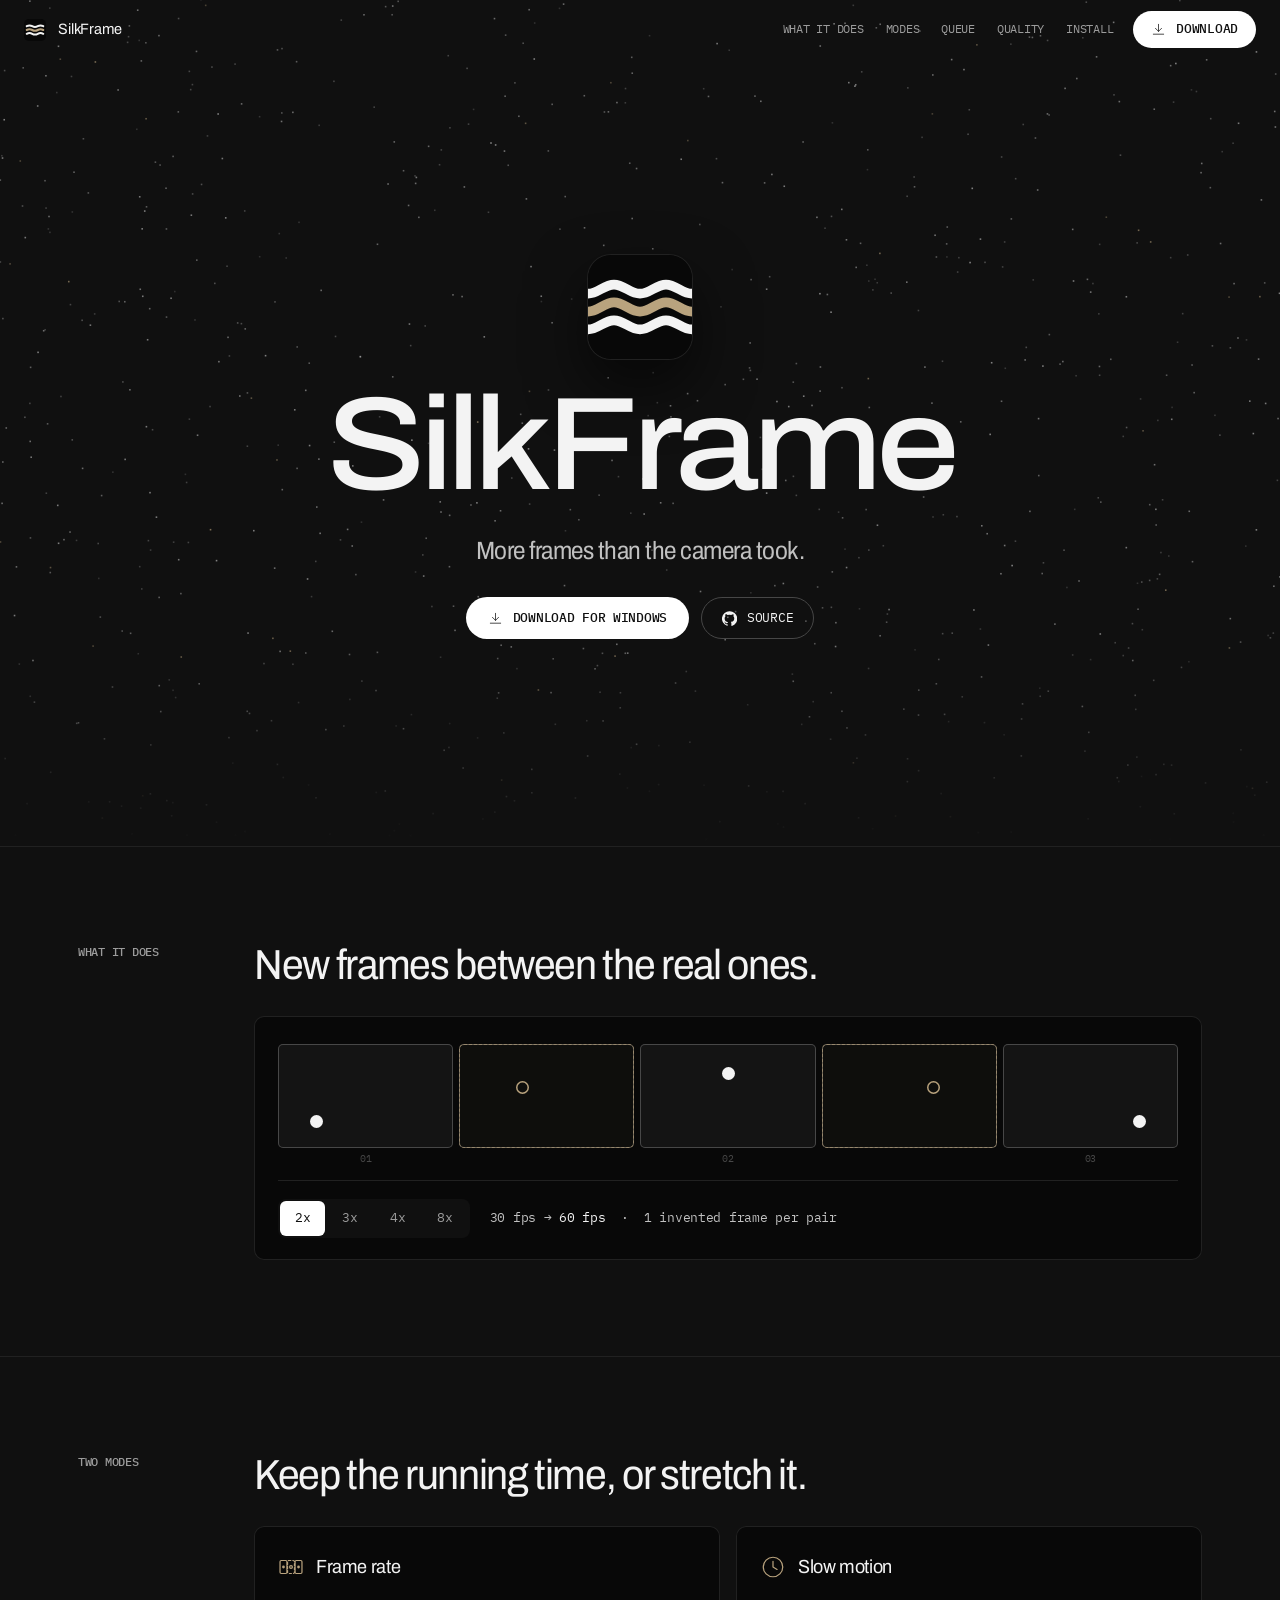
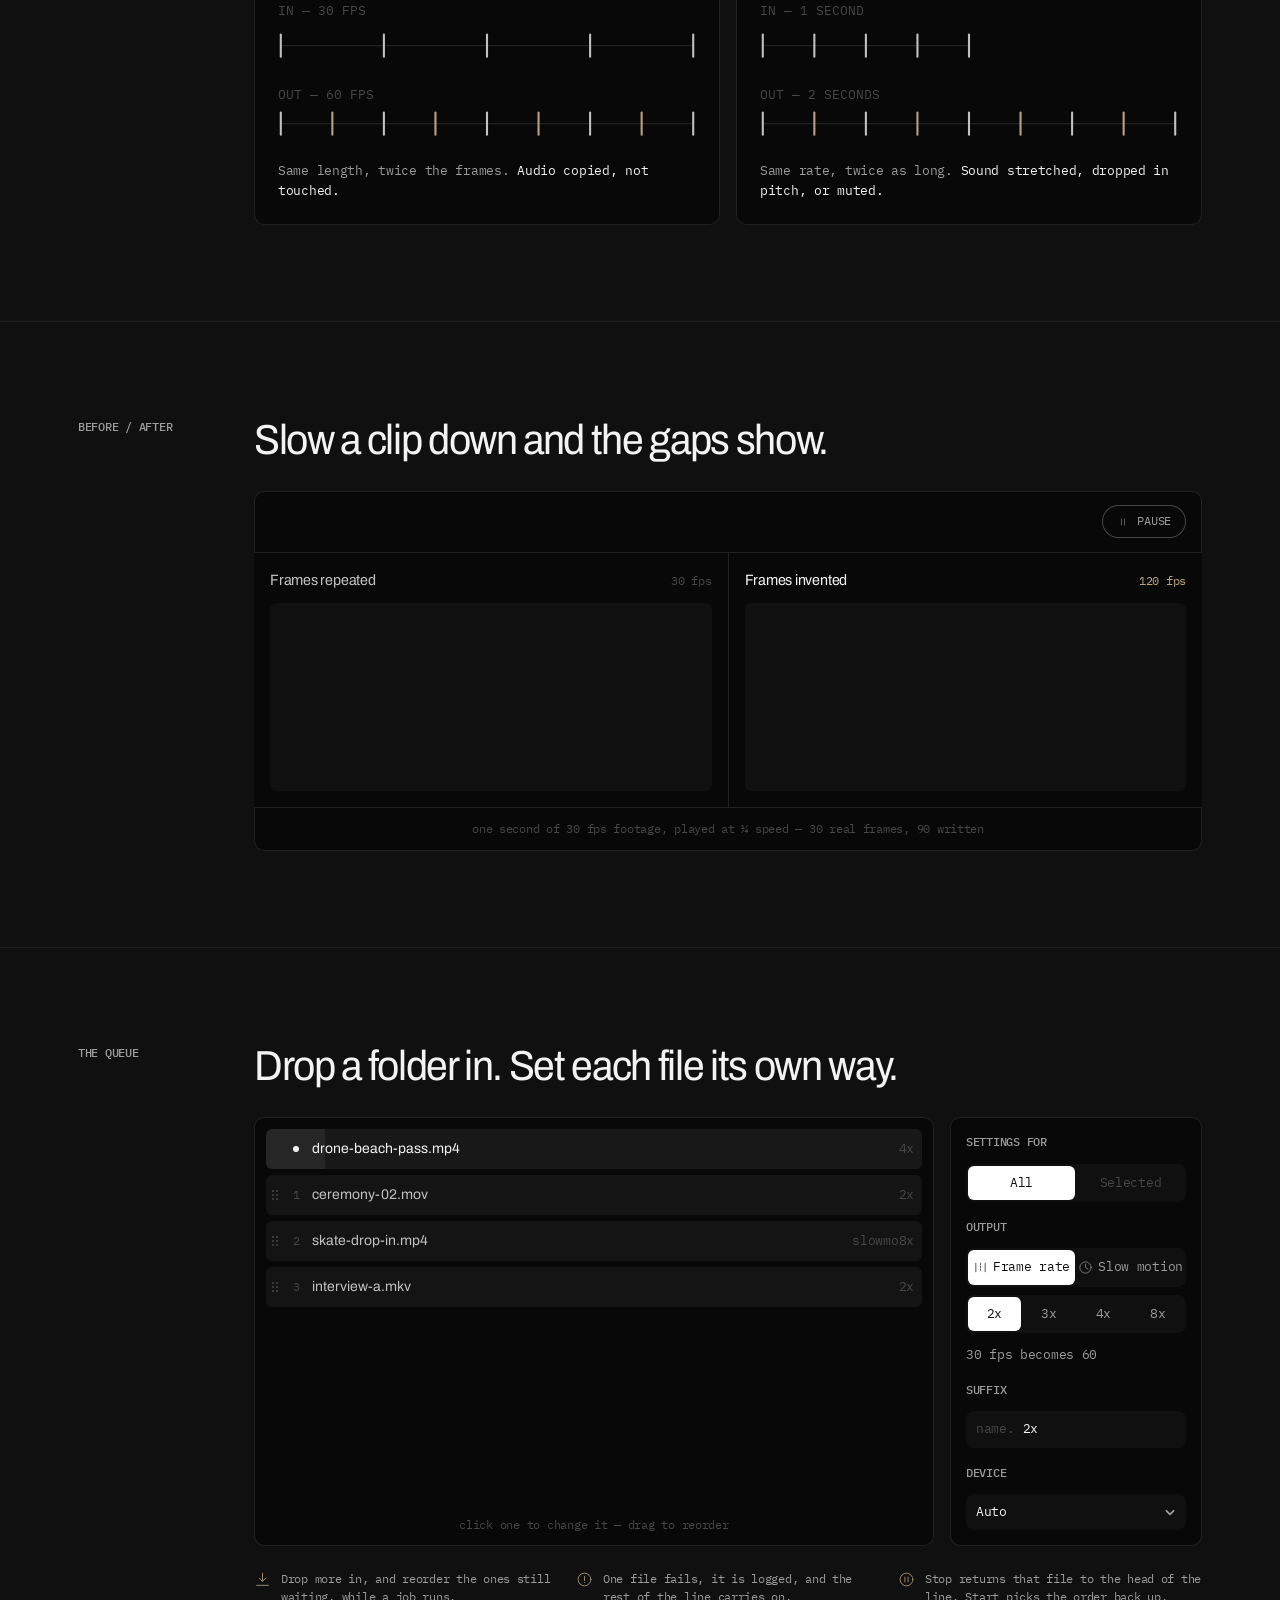
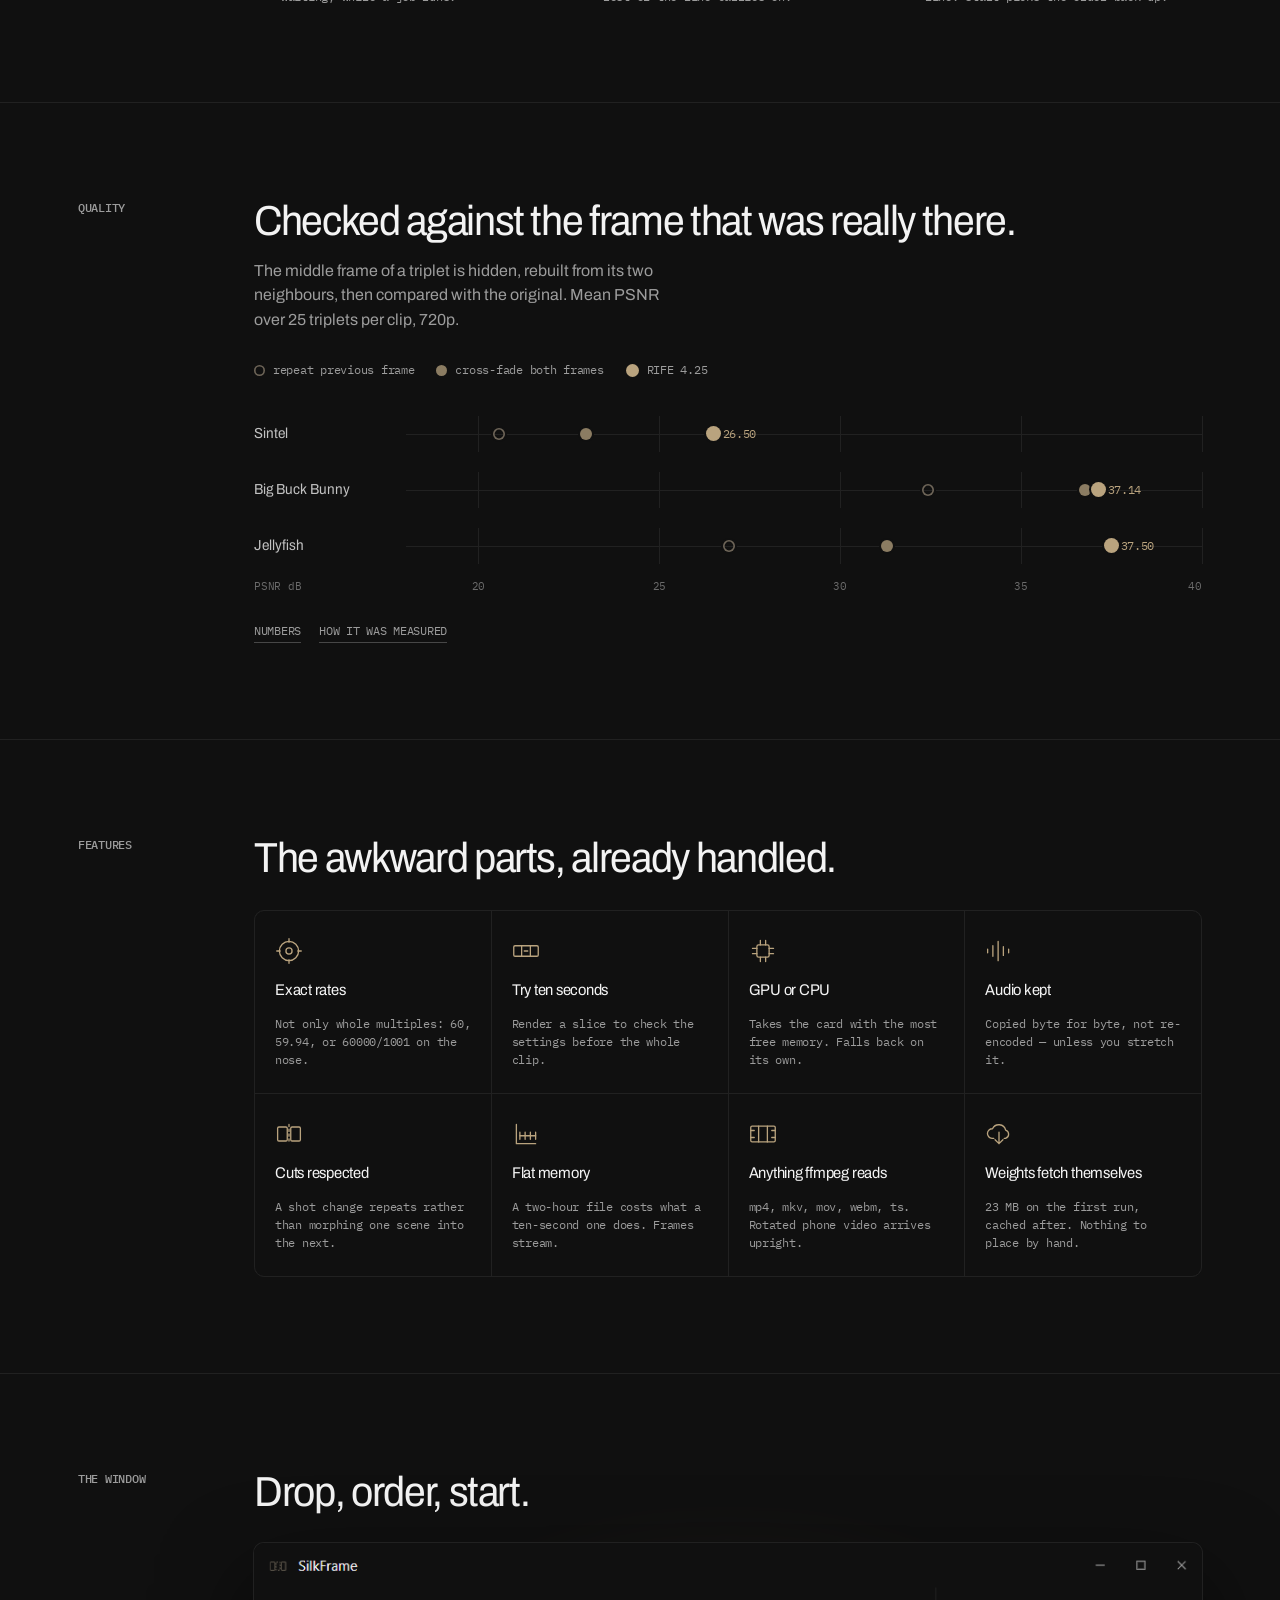
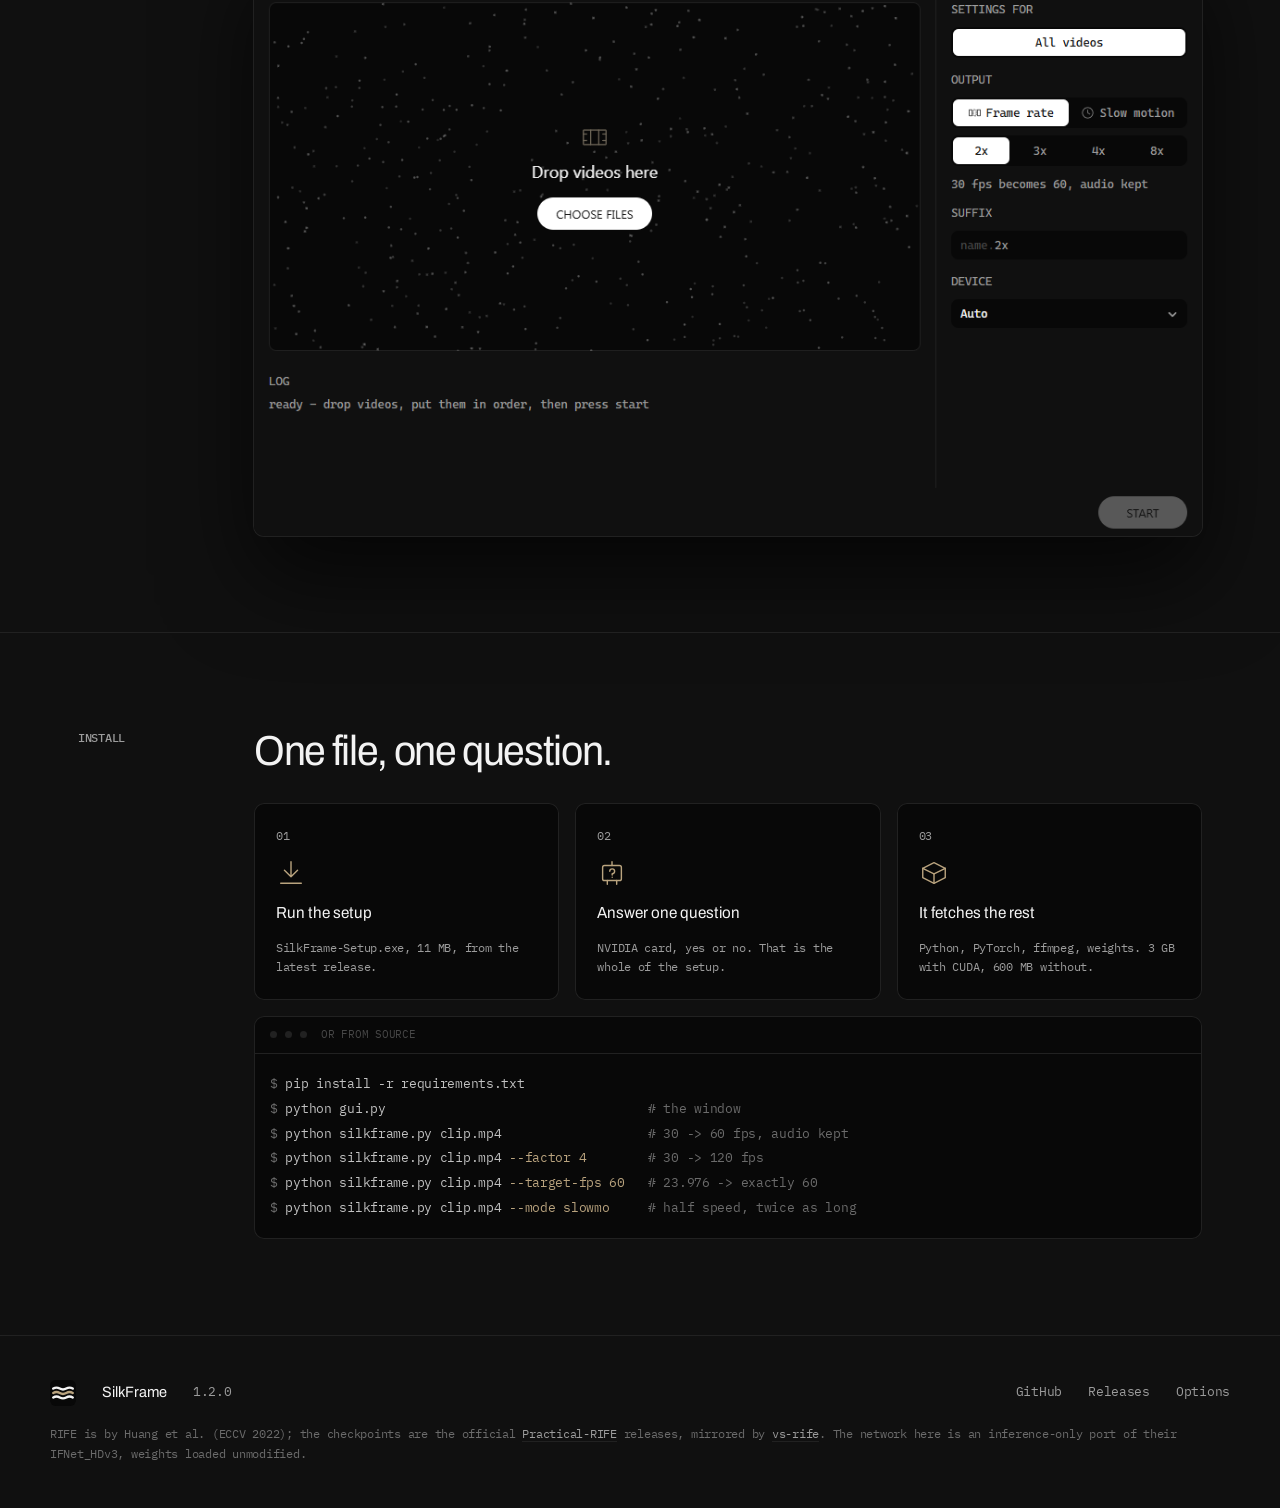
<file: docs/index.html>
<!doctype html>
<html lang="en">
<head>
<meta charset="utf-8">
<meta name="viewport" content="width=device-width, initial-scale=1">
<title>SilkFrame</title>
<meta name="description" content="SilkFrame multiplies the frames of any video by synthesising new frames between the pairs of existing ones, using RIFE v4.25. Windows app and command line.">
<link rel="icon" type="image/png" sizes="256x256" href="icon.png">
<link rel="apple-touch-icon" href="icon.png">
<meta property="og:title" content="SilkFrame">
<meta property="og:description" content="More frames than the camera took.">
<meta property="og:image" content="screenshot.png">
<meta name="theme-color" content="#101010">
<link rel="preconnect" href="https://fonts.googleapis.com">
<link rel="preconnect" href="https://fonts.gstatic.com" crossorigin>
<link rel="stylesheet" href="https://fonts.googleapis.com/css2?family=Archivo:wdth,wght@62..125,300..700&family=IBM+Plex+Mono:wght@400;500&display=swap">
<style>
/* SilkFrame - the same blueprint scratched into obsidian that the window wears:
   one palette, hairline strokes, weight 400, and a single gold band. */

:root{
  color-scheme:dark;

  --obsidian:#101010;
  --carbon:#080808;
  --graphite:#212121;
  --iron:#474747;
  --slate:#3b3d45;
  --smoke:#9c9c9c;
  --ash:#c1c1c1;
  --chalk:#f3f3f3;
  --white:#ffffff;
  --gold:#b9a37e;
  --gold-deep:#6f6759;
  --dust:#6b6b6b;        /* iron is too dark to read on obsidian at 11-12px */

  /* Archivo carries a width axis, so the wordmark can be set wide and the
     running text normal without a second family being dragged in. */
  --sans:"Archivo","Segoe UI Variable Text","Segoe UI",system-ui,-apple-system,sans-serif;
  --mono:"IBM Plex Mono","Cascadia Mono",Consolas,ui-monospace,monospace;

  --edge:1px solid var(--graphite);
  --page:1180px;
}

*{box-sizing:border-box;margin:0;padding:0}

[hidden]{display:none !important}

html{scroll-behavior:smooth;scroll-padding-top:76px}

body{
  background:var(--obsidian);
  color:var(--chalk);
  font-family:var(--sans);
  font-variation-settings:"wdth" 100;
  font-weight:400;
  font-size:17px;
  line-height:1.55;
  -webkit-font-smoothing:antialiased;
  overflow-x:hidden;
}

a{color:inherit;text-decoration:none}
svg{display:block}
button{font:inherit;color:inherit;background:none;border:none;cursor:pointer}

::selection{background:var(--gold);color:var(--carbon)}

:focus-visible{outline:1px solid var(--ash);outline-offset:3px;border-radius:2px}

/* ------------------------------------------------------------- primitives */

.cap{
  font-family:var(--mono);
  font-size:12px;
  font-weight:500;
  letter-spacing:-0.022em;
  text-transform:uppercase;
  color:var(--smoke);
}

.mono{
  font-family:var(--mono);
  font-size:13px;
  letter-spacing:-0.022em;
  color:var(--smoke);
}

.h{
  font-size:clamp(27px,3.6vw,42px);
  font-weight:400;
  font-variation-settings:"wdth" 92;
  letter-spacing:-0.032em;
  line-height:1.08;
  text-wrap:balance;
  color:var(--chalk);
}

.sub{
  margin-top:14px;
  max-width:46ch;
  color:var(--smoke);
  font-size:16px;
}

.gold{color:var(--gold)}

.icon{
  fill:none;
  stroke:currentColor;
  stroke-width:1.5;
  stroke-linecap:round;
  stroke-linejoin:round;
}

.pill{
  display:inline-flex;align-items:center;gap:10px;
  background:var(--white);color:var(--obsidian);
  border-radius:9999px;padding:11px 22px;
  font-family:var(--mono);font-size:13px;font-weight:500;
  letter-spacing:-0.022em;text-transform:uppercase;
  transition:opacity 120ms linear,transform 160ms cubic-bezier(.2,.8,.2,1);
}
.pill:hover{opacity:.86;transform:translateY(-1px)}
.pill .icon{stroke-width:1.6;width:15px;height:15px}

.ghost{
  display:inline-flex;align-items:center;gap:10px;
  border:1px solid var(--iron);color:var(--chalk);
  border-radius:9999px;padding:10px 20px;
  font-family:var(--mono);font-size:13px;
  letter-spacing:-0.022em;text-transform:uppercase;
  transition:border-color 120ms linear,color 120ms linear;
}
.ghost:hover{border-color:var(--chalk);color:var(--white)}
.ghost .icon{width:15px;height:15px}

/* ------------------------------------------------------------------ chrome */

.top{
  position:fixed;inset:0 0 auto 0;z-index:20;
  height:60px;display:flex;align-items:center;gap:12px;
  padding:0 24px;
  border-bottom:1px solid transparent;
  transition:background 200ms linear,border-color 200ms linear;
}
.top[data-stuck="true"]{
  background:rgba(16,16,16,.86);
  backdrop-filter:blur(14px);
  border-bottom-color:var(--graphite);
}
.top__mark{width:22px;height:22px;flex:none}
.top__name{font-size:15px;font-variation-settings:"wdth" 96;letter-spacing:-.01em}
.top__spacer{flex:1}
.top__nav{display:flex;gap:22px;margin-right:8px}
.top__nav a{font-family:var(--mono);font-size:12px;letter-spacing:-.022em;text-transform:uppercase;color:var(--smoke);transition:color 120ms linear}
.top__nav a:hover{color:var(--chalk)}
.top .pill{padding:8px 18px}
@media(max-width:760px){.top__nav{display:none}}

/* ------------------------------------------------------------------- bands */

.band{border-top:var(--edge);position:relative}

.band__in{
  max-width:var(--page);margin:0 auto;
  padding:96px 28px;
  display:grid;grid-template-columns:132px minmax(0,1fr);gap:44px;
}
.band__in > *{min-width:0}
.band__cap{position:sticky;top:88px;align-self:start}
@media(max-width:900px){
  .band__in{grid-template-columns:minmax(0,1fr);gap:18px;padding:64px 20px}
  .band__cap{position:static}
}

/* ------------------------------------------------------------------- hero */

.hero{
  position:relative;
  min-height:min(94vh,880px);
  display:flex;align-items:center;justify-content:center;
  padding:120px 24px 72px;
  overflow:hidden;
}

/* The panel background from the app itself: dots adrift until something asks
   them to line up, then a wave runs through the grid they made. */
.hero__dots{position:absolute;inset:0;width:100%;height:100%}

.hero::after{
  content:"";position:absolute;inset:auto 0 0 0;height:220px;
  background:linear-gradient(to bottom,transparent,var(--obsidian));
  pointer-events:none;
}

.hero__in{
  position:relative;z-index:1;
  display:flex;flex-direction:column;align-items:center;text-align:center;
  gap:26px;
}

/* The mark, at the size the icon is drawn: the three bands never stop moving. */
.logo{
  width:104px;height:104px;border-radius:23px;
  background:var(--carbon);
  box-shadow:0 0 0 1px var(--graphite),0 26px 60px rgba(0,0,0,.6);
  overflow:hidden;
}
.logo svg{width:100%;height:100%}
.logo .band-path{fill:none;stroke:var(--chalk);stroke-width:3;stroke-linecap:round}
.logo .band-path--gold{stroke:var(--gold)}
.logo .flow{animation:flow 3.2s linear infinite}
@keyframes flow{to{transform:translateX(-16px)}}

.wordmark{
  font-size:clamp(52px,10.5vw,132px);
  font-weight:500;
  font-variation-settings:"wdth" 112;
  letter-spacing:-0.045em;
  line-height:.92;
  color:var(--chalk);
}
.wordmark em{font-style:normal;color:var(--gold)}

.tagline{
  /* one line at every width: the size follows the viewport rather than the
     line breaking */
  font-size:clamp(16px,5.6vw,25px);
  font-variation-settings:"wdth" 88;
  letter-spacing:-0.02em;
  color:var(--ash);
  white-space:nowrap;
}

.hero__acts{display:flex;flex-wrap:wrap;gap:12px;justify-content:center}

/* --------------------------------------------------------------- the strip */

/* What the tool does, drawn rather than described: the frames the camera took,
   and the ones invented between them. */

.strip{
  background:var(--carbon);
  border-radius:10px;
  box-shadow:inset 0 0 0 1px var(--graphite);
  padding:28px 24px 22px;
  margin-top:28px;
}

.strip__rail{
  position:relative;
  display:flex;gap:6px;align-items:stretch;
  height:104px;
}

.cell{
  position:relative;flex:1 1 0;min-width:0;
  border-radius:5px;
  transition:opacity 260ms cubic-bezier(.2,.8,.2,1),
             transform 260ms cubic-bezier(.2,.8,.2,1);
}
.cell--real{
  background:#141414;
  box-shadow:inset 0 0 0 1px var(--iron);
}
.cell--made{
  box-shadow:inset 0 0 0 1px var(--gold-deep);
  background:rgba(185,163,126,.04);
}
.cell--made::before{
  content:"";position:absolute;inset:0;border-radius:5px;
  border:1px dashed rgba(185,163,126,.55);
}
.cell[data-enter="true"]{opacity:0;transform:scaleY(.72)}

/* The subject: one dot crossing the strip, sampled at every cell. Solid where
   the camera caught it, ringed where the network guessed it. */
.cell__dot{
  position:absolute;left:50%;top:50%;
  width:13px;height:13px;margin:-6.5px 0 0 -6.5px;
  border-radius:50%;
}
.cell--real .cell__dot{background:var(--chalk)}
.cell--made .cell__dot{box-shadow:inset 0 0 0 1.5px var(--gold)}

.cell__tick{
  position:absolute;left:0;right:0;bottom:-18px;
  text-align:center;
  font-family:var(--mono);font-size:10px;letter-spacing:-.022em;
  color:var(--iron);
}
.cell--made .cell__tick{color:transparent}

.strip__foot{
  display:flex;flex-wrap:wrap;align-items:center;gap:14px 20px;
  margin-top:32px;padding-top:18px;border-top:var(--edge);
}

.factors{display:flex;gap:2px;padding:2px;background:var(--obsidian);border-radius:8px}
.factors button{
  padding:7px 15px;border-radius:6px;
  font-family:var(--mono);font-size:13px;letter-spacing:-.022em;
  color:var(--smoke);
  transition:background 120ms linear,color 120ms linear;
}
.factors button:hover{color:var(--chalk)}
.factors button[aria-checked="true"]{background:var(--white);color:var(--obsidian)}

.readout{flex:1;min-width:210px;font-family:var(--mono);font-size:13px;letter-spacing:-.022em;color:var(--ash)}
.readout b{font-weight:400;color:var(--chalk)}
.warn{width:100%;order:3;display:flex;align-items:center;gap:7px;color:var(--gold);font-family:var(--mono);font-size:12px;letter-spacing:-.022em}
.warn .icon{width:14px;height:14px;stroke-width:1.6;flex:none}

/* -------------------------------------------------------------- two modes */

.modes{display:grid;grid-template-columns:1fr 1fr;gap:16px;margin-top:28px}
@media(max-width:760px){.modes{grid-template-columns:1fr}}

.mode{
  background:var(--carbon);border-radius:10px;
  box-shadow:inset 0 0 0 1px var(--graphite);
  padding:26px 24px 24px;
  display:flex;flex-direction:column;gap:20px;
  transition:box-shadow 200ms linear;
}
.mode:hover{box-shadow:inset 0 0 0 1px var(--iron)}
.mode__head{display:flex;align-items:center;gap:12px}
.mode__head .icon{width:26px;height:26px;color:var(--gold);flex:none}
.mode__name{font-size:19px;font-variation-settings:"wdth" 94;letter-spacing:-.02em}
.mode .figure{width:100%;height:auto;display:block}
.mode__note{font-family:var(--mono);font-size:13px;letter-spacing:-.022em;color:var(--smoke)}
.mode__note b{color:var(--chalk);font-weight:400}

.figure .rule{stroke:var(--graphite);stroke-width:1}
.figure .tick{stroke:var(--ash);stroke-width:1.5;stroke-linecap:round}
.figure .tick--made{stroke:var(--gold)}
.figure .tick--made line{opacity:0;transition:opacity 380ms linear}
.rise.in .figure .tick--made line{opacity:1}
.rise.in .figure .tick--made line:nth-child(1){transition-delay:280ms}
.rise.in .figure .tick--made line:nth-child(2){transition-delay:380ms}
.rise.in .figure .tick--made line:nth-child(3){transition-delay:480ms}
.rise.in .figure .tick--made line:nth-child(4){transition-delay:580ms}
.figure .cap-t{fill:var(--iron);font-family:"IBM Plex Mono",monospace;font-size:9px}

/* ------------------------------------------------------------------ chart */

.chart{margin-top:28px}

.chart__key{display:flex;flex-wrap:wrap;gap:10px 22px;margin-bottom:26px}
.chart__key span{display:flex;align-items:center;gap:8px;font-family:var(--mono);font-size:12px;letter-spacing:-.022em;color:var(--smoke)}
.chart__key i{width:11px;height:11px;border-radius:50%;flex:none}

.rows{display:flex;flex-direction:column}

.row{display:grid;grid-template-columns:136px minmax(0,1fr);align-items:center;gap:16px;padding:10px 0}
@media(max-width:620px){.row{grid-template-columns:1fr;gap:4px}}
.row__name{font-size:14.5px;color:var(--ash);font-variation-settings:"wdth" 92}

.track{position:relative;height:36px}
.track__grid{position:absolute;inset:0;pointer-events:none}
.track__grid i{position:absolute;top:0;bottom:0;width:1px;background:var(--graphite)}
.track__line{position:absolute;left:0;right:0;top:50%;height:1px;background:var(--graphite)}

.dot{
  position:absolute;top:50%;
  width:26px;height:26px;margin:-13px 0 0 -13px;
  display:grid;place-items:center;
  border-radius:50%;
}
.dot i{
  width:12px;height:12px;border-radius:50%;
  box-shadow:0 0 0 2px var(--obsidian);
  transition:transform 140ms cubic-bezier(.2,.8,.2,1);
}

/* The ordinal ramp, and the same order said a second way in the mark itself:
   an outline, a disc, a larger disc. */
i.m1{background:transparent;box-shadow:inset 0 0 0 1.6px #6e6558}
i.m2{background:#8b7c62}
i.m3{background:#b9a37e}
.dot i.m1{box-shadow:inset 0 0 0 1.6px #6e6558,0 0 0 2px var(--obsidian)}
.dot i.m3{width:15px;height:15px}
.chart__key i.m3{width:13px;height:13px}
.dot:hover i,.dot:focus-visible i{transform:scale(1.28)}
.dot::after{
  content:attr(data-v);
  position:absolute;bottom:25px;left:50%;transform:translateX(-50%);
  padding:5px 8px;border-radius:5px;background:var(--graphite);
  font-family:var(--mono);font-size:11px;letter-spacing:-.022em;
  color:var(--chalk);white-space:nowrap;
  opacity:0;pointer-events:none;transition:opacity 120ms linear;
  box-shadow:0 10px 24px rgba(0,0,0,.6);
}
.dot:hover::after,.dot:focus-visible::after{opacity:1;z-index:2}
.dot[data-end]::after{left:auto;right:-6px;transform:none}

/* Only the mark that carries the point is labelled on the plot itself. */
.dot__label{
  position:absolute;left:22px;top:50%;transform:translateY(-50%);
  font-family:var(--mono);font-size:12px;letter-spacing:-.022em;
  color:var(--gold);white-space:nowrap;
  font-variant-numeric:tabular-nums;
}

.axis__row{display:grid;grid-template-columns:136px minmax(0,1fr);gap:16px;margin-top:4px}
@media(max-width:620px){.axis__row{grid-template-columns:1fr}}
.axis i:last-child{transform:translateX(-100%)}
@media(max-width:560px){.dot__label{display:none}}
.axis{position:relative;height:20px}
.axis i{position:absolute;top:0;transform:translateX(-50%);white-space:nowrap;font-family:var(--mono);font-size:11px;font-style:normal;letter-spacing:-.022em;color:var(--dust);font-variant-numeric:tabular-nums}

.chart__foot{display:flex;align-items:center;gap:18px;margin-top:24px;flex-wrap:wrap}
.link{
  font-family:var(--mono);font-size:12px;letter-spacing:-.022em;text-transform:uppercase;
  color:var(--smoke);border-bottom:1px solid var(--iron);padding-bottom:2px;
  transition:color 120ms linear,border-color 120ms linear;
}
.link:hover{color:var(--chalk);border-color:var(--chalk)}

.scroller{overflow-x:auto}
table{border-collapse:collapse;width:100%;min-width:460px;margin-top:20px;font-family:var(--mono);font-size:12.5px;letter-spacing:-.022em}
th,td{text-align:right;padding:9px 12px;border-bottom:var(--edge);font-weight:400;font-variant-numeric:tabular-nums}
th:first-child,td:first-child{text-align:left}
th{color:var(--smoke);text-transform:uppercase;font-size:11px}
td{color:var(--ash)}
td.best{color:var(--gold)}

/* --------------------------------------------------------------- features */

.grid{
  display:grid;grid-template-columns:repeat(4,1fr);gap:1px;
  margin-top:28px;background:var(--graphite);
  border:var(--edge);border-radius:10px;overflow:hidden;
}
@media(max-width:900px){.grid{grid-template-columns:repeat(2,1fr)}}

.tile{
  background:var(--obsidian);
  padding:26px 20px 24px;
  display:flex;flex-direction:column;gap:13px;
  transition:background 160ms linear;
}
.tile:hover{background:var(--carbon)}
.tile .icon{width:28px;height:28px;color:var(--gold);flex:none;transition:color 160ms linear}
.tile:hover .icon{color:var(--chalk)}
.tile b{font-weight:400;font-size:15.5px;color:var(--chalk);font-variation-settings:"wdth" 94;letter-spacing:-.015em}
.tile span{font-family:var(--mono);font-size:12px;letter-spacing:-.022em;color:var(--smoke);line-height:1.5}

/* ----------------------------------------------------------------- window */

.shot{position:relative;margin-top:28px}
.shot::before{
  content:"";position:absolute;inset:-6% 0 8%;
  background:radial-gradient(60% 60% at 50% 40%,rgba(185,163,126,.12),transparent 70%);
  filter:blur(30px);pointer-events:none;
}
.shot img{
  position:relative;width:100%;height:auto;display:block;
  border-radius:10px;
  box-shadow:0 0 0 1px var(--graphite),0 40px 90px rgba(0,0,0,.65);
}

/* ---------------------------------------------------------------- install */

.steps{display:grid;grid-template-columns:repeat(3,1fr);gap:16px;margin-top:28px;counter-reset:step}
@media(max-width:760px){.steps{grid-template-columns:1fr}}

.step{
  background:var(--carbon);border-radius:10px;
  box-shadow:inset 0 0 0 1px var(--graphite);
  padding:24px 22px;display:flex;flex-direction:column;gap:13px;
}
.step__n{font-family:var(--mono);font-size:11px;letter-spacing:-.022em;color:var(--dust);counter-increment:step}
.step__n::before{content:counter(step,decimal-leading-zero)}
.step .icon{width:30px;height:30px;color:var(--gold)}
.step b{font-weight:400;font-size:16px;color:var(--chalk);font-variation-settings:"wdth" 94}
.step span{font-family:var(--mono);font-size:12px;letter-spacing:-.022em;color:var(--smoke);line-height:1.55}

.term{
  margin-top:16px;background:var(--carbon);border-radius:10px;
  box-shadow:inset 0 0 0 1px var(--graphite);overflow:hidden;
}
.term__bar{display:flex;align-items:center;gap:8px;padding:10px 16px;border-bottom:var(--edge)}
.term__bar i{width:7px;height:7px;border-radius:50%;background:var(--graphite)}
.term__bar span{margin-left:6px;font-family:var(--mono);font-size:11px;letter-spacing:-.022em;text-transform:uppercase;color:var(--iron)}
.term pre{
  padding:18px 16px;overflow-x:auto;
  font-family:var(--mono);font-size:13px;line-height:1.9;letter-spacing:-.022em;color:var(--ash);
}
.term .p{color:var(--dust);user-select:none}
.term .c{color:var(--dust)}
.term .f{color:var(--gold)}

/* ----------------------------------------------------------------- footer */

.foot{border-top:var(--edge);padding:44px 28px}
.foot__in{max-width:var(--page);margin:0 auto;display:flex;flex-wrap:wrap;align-items:center;gap:18px 26px}
.foot__mark{width:26px;height:26px;flex:none}
.foot__name{font-size:15px;font-variation-settings:"wdth" 96}
.foot__sp{flex:1}
.foot .link{border:none;text-transform:none;font-size:12.5px}
.credit{width:100%;font-family:var(--mono);font-size:11.5px;letter-spacing:-.022em;color:var(--dust);line-height:1.75}
.credit a{color:var(--smoke);border-bottom:1px solid var(--graphite)}
.credit a:hover{color:var(--chalk)}



/* -------------------------------------------------------------- the demo */

/* The same second of footage slowed, twice: once with the frames that exist
   held longer, once with the frames SilkFrame writes between them. The dots
   are where the frames land - chalk for the ones the camera took, gold for
   the ones the network wrote. */

.demo{
  background:var(--carbon);border-radius:10px;
  box-shadow:inset 0 0 0 1px var(--graphite);
  margin-top:28px;overflow:hidden;
}

.demo__bar{display:flex;align-items:center;gap:12px;flex-wrap:wrap;padding:14px 16px;border-bottom:var(--edge)}
.demo__sp{flex:1;min-width:0}

.play{
  display:inline-flex;align-items:center;gap:8px;flex:none;
  padding:7px 15px;border-radius:9999px;
  box-shadow:inset 0 0 0 1px var(--iron);
  font-family:var(--mono);font-size:12px;letter-spacing:-.022em;text-transform:uppercase;
  color:var(--smoke);
  transition:color 120ms linear,box-shadow 120ms linear;
}
.play:hover{color:var(--chalk);box-shadow:inset 0 0 0 1px var(--chalk)}
.play .icon{width:12px;height:12px}

.panes{display:grid;grid-template-columns:1fr 1fr;gap:1px;background:var(--graphite)}
@media(max-width:700px){.panes{grid-template-columns:1fr}}

.pane{background:var(--carbon);padding:16px}
.pane__head{display:flex;align-items:baseline;gap:10px;margin-bottom:11px}
.pane__name{font-size:15px;color:var(--ash);font-variation-settings:"wdth" 94;letter-spacing:-.015em}
.pane--after .pane__name{color:var(--chalk)}
.pane__rate{margin-left:auto;font-family:var(--mono);font-size:12px;letter-spacing:-.022em;color:var(--iron);white-space:nowrap;font-variant-numeric:tabular-nums}
.pane--after .pane__rate{color:var(--gold)}
.pane canvas{display:block;width:100%;height:188px;border-radius:6px;background:var(--obsidian)}

.demo__foot{
  padding:12px 16px;border-top:var(--edge);text-align:center;
  font-family:var(--mono);font-size:12px;letter-spacing:-.022em;color:var(--iron);
}

/* ------------------------------------------------------------- the bench */

/* The window's two panes, working: the list on the left and the controls that
   are set against it on the right. Rows drag, rows are chosen, and the sidebar
   follows whichever of them the settings belong to. */

.bench{display:grid;grid-template-columns:minmax(0,1fr) 252px;gap:16px;margin-top:28px}
@media(max-width:820px){.bench{grid-template-columns:minmax(0,1fr)}}

.panel{
  position:relative;
  background:var(--carbon);border-radius:10px;
  box-shadow:inset 0 0 0 1px var(--graphite);
  min-height:298px;
  display:flex;flex-direction:column;overflow:hidden;
  transition:box-shadow 200ms linear;
}
.panel[data-catching="true"]{box-shadow:inset 0 0 0 1px var(--white)}

.panel__empty{margin:auto;display:flex;flex-direction:column;align-items:center;gap:12px;padding:26px;text-align:center}
.panel__empty .icon{width:30px;height:30px;color:var(--gold)}
.panel__empty p{font-size:18px;color:var(--chalk)}
.bench[data-empty="false"] .panel__empty{display:none}
.bench[data-empty="true"] .panel__rows,
.bench[data-empty="true"] .panel__hint{display:none}

/* the folder on its way in */
.falling{
  position:absolute;left:50%;top:50%;width:46px;height:46px;margin:-23px 0 0 -23px;
  color:var(--gold);opacity:0;transform:translateY(-74px) scale(.86);
  transition:opacity 360ms linear,transform 520ms cubic-bezier(.2,.8,.2,1);
  pointer-events:none;
}
.falling .icon{width:100%;height:100%}
.falling[data-in="true"]{opacity:1;transform:none}
.falling[data-out="true"]{opacity:0;transform:scale(1.6)}

.panel__rows{position:relative;flex:1;min-height:0;padding:12px;display:flex;flex-direction:column;gap:6px}

.brow{
  position:relative;flex:none;height:40px;
  display:flex;align-items:center;gap:8px;
  padding:0 8px 0 4px;border-radius:6px;
  background:#141414;overflow:hidden;cursor:grab;touch-action:none;
  transition:transform 240ms cubic-bezier(.2,.8,.2,1),opacity 200ms linear,background 120ms linear;
}
.brow[data-state="queued"]:hover{background:var(--graphite)}
.brow[data-chosen="true"]{background:var(--graphite);box-shadow:inset 0 0 0 1px var(--white)}
.brow[data-state="running"]{cursor:default;background:#181818}
.brow[data-held="true"]{transition:none;cursor:grabbing;z-index:1;background:var(--graphite);box-shadow:0 12px 26px rgba(0,0,0,.55)}
.brow[data-enter="true"]{opacity:0;transform:translateY(-8px)}

/* how far through this one is, as a wash rather than a second bar */
.brow__fill{position:absolute;inset:0 auto 0 0;width:9%;background:rgba(243,243,243,.06);pointer-events:none;animation:crawl 40s linear infinite}
@keyframes crawl{from{width:9%}to{width:97%}}

.brow__grip{position:relative;flex:none;width:10px;height:16px;fill:var(--iron);stroke:none}
.brow:hover .brow__grip{fill:var(--smoke)}
.brow[data-state="running"] .brow__grip{visibility:hidden}

.brow__place{position:relative;flex:none;width:16px;text-align:center;font-family:var(--mono);font-size:12px;letter-spacing:-.022em;color:var(--iron)}
.brow[data-state="running"] .brow__place::before{
  content:"";position:absolute;left:5px;top:50%;width:6px;height:6px;margin-top:-3px;
  border-radius:50%;background:var(--chalk);animation:beat 1.6s ease-in-out infinite;
}
@keyframes beat{0%,100%{opacity:1}50%{opacity:.2}}

.brow__name{position:relative;flex:1;min-width:0;overflow:hidden;text-overflow:ellipsis;white-space:nowrap;font-size:14px;color:var(--ash)}
.brow[data-state="running"] .brow__name,.brow[data-chosen="true"] .brow__name{color:var(--chalk)}
.brow__tag{position:relative;flex:none;font-family:var(--mono);font-size:13px;letter-spacing:-.022em;color:var(--iron)}
.brow[data-chosen="true"] .brow__tag{color:var(--smoke)}

.panel__hint{flex:none;text-align:center;padding:2px 16px 12px;font-family:var(--mono);font-size:12px;letter-spacing:-.022em;color:var(--iron)}

/* the sidebar the list is set from */
.side{
  background:var(--carbon);border-radius:10px;
  box-shadow:inset 0 0 0 1px var(--graphite);
  padding:16px;display:flex;flex-direction:column;gap:8px;
}
.side .cap{padding:8px 0 4px}
.side .cap:first-child{padding-top:0}

.seg{display:flex;gap:2px;padding:2px;background:var(--obsidian);border-radius:8px}
.seg button{
  flex:1;min-width:0;display:flex;align-items:center;justify-content:center;gap:5px;
  padding:7px 4px;border-radius:6px;white-space:nowrap;overflow:hidden;text-overflow:ellipsis;
  font-family:var(--mono);font-size:13px;letter-spacing:-.022em;color:var(--smoke);
  transition:background 120ms linear,color 120ms linear;
}
.seg button span{min-width:0;overflow:hidden;text-overflow:ellipsis;white-space:nowrap}
.seg button .icon{width:15px;height:15px;flex:none}
.seg button:hover{color:var(--chalk)}
.seg button[aria-checked="true"]{background:var(--white);color:var(--obsidian)}
.seg button[aria-disabled="true"],.seg button[aria-disabled="true"]:hover{color:var(--iron);cursor:default}

.side__note{font-family:var(--mono);font-size:13px;letter-spacing:-.022em;color:var(--smoke);padding-top:4px}
.field{display:flex;align-items:center;gap:8px;padding:8px 10px;background:var(--obsidian);border-radius:8px;font-family:var(--mono);font-size:13px;letter-spacing:-.022em;color:var(--chalk)}
.field b{font-weight:400;color:var(--iron)}
.field span{flex:1;min-width:0;overflow:hidden;text-overflow:ellipsis;white-space:nowrap}
.field .icon{width:12px;height:12px;color:var(--smoke);flex:none}

/* three things the list does that a still picture cannot show */
.facts{list-style:none;display:grid;grid-template-columns:repeat(3,1fr);gap:18px;margin-top:24px}
@media(max-width:760px){.facts{grid-template-columns:1fr;gap:12px}}
.facts li{display:flex;align-items:flex-start;gap:10px;font-family:var(--mono);font-size:12px;letter-spacing:-.022em;color:var(--smoke);line-height:1.5}
.facts .icon{width:17px;height:17px;color:var(--gold);flex:none;margin-top:1px}

/* ----------------------------------------------------------------- reveal */

.rise{opacity:0;transform:translateY(18px);transition:opacity 620ms cubic-bezier(.2,.8,.2,1),transform 620ms cubic-bezier(.2,.8,.2,1)}
.rise.in{opacity:1;transform:none}

@media(prefers-reduced-motion:reduce){
  html{scroll-behavior:auto}
  *,*::before,*::after{animation-duration:.001ms !important;animation-iteration-count:1 !important;transition-duration:.001ms !important}
  .rise{opacity:1;transform:none}
}
</style>
</head>
<body>

<!-- The mark the exe wears, defined once and worn everywhere. -->
<svg width="0" height="0" style="position:absolute" aria-hidden="true">
  <symbol id="mark" viewBox="0 0 32 32">
    <rect width="32" height="32" rx="7" fill="#080808"></rect>
    <path d="M4 10.5c3.3-1.87 4.7-1.87 8 0 3.3 1.87 4.7 1.87 8 0 3.3-1.87 4.7-1.87 8 0" fill="none" stroke="#f3f3f3" stroke-width="3" stroke-linecap="round"></path>
    <path d="M4 16c3.3-1.87 4.7-1.87 8 0 3.3 1.87 4.7 1.87 8 0 3.3-1.87 4.7-1.87 8 0" fill="none" stroke="#b9a37e" stroke-width="3" stroke-linecap="round"></path>
    <path d="M4 21.5c3.3-1.87 4.7-1.87 8 0 3.3 1.87 4.7 1.87 8 0 3.3-1.87 4.7-1.87 8 0" fill="none" stroke="#f3f3f3" stroke-width="3" stroke-linecap="round"></path>
  </symbol>
</svg>

<header class="top" id="top">
  <svg class="top__mark" viewBox="0 0 32 32" aria-hidden="true"><use href="#mark"></use></svg>
  <span class="top__name">SilkFrame</span>
  <span class="top__spacer"></span>
  <nav class="top__nav">
    <a href="#what">What it does</a>
    <a href="#modes">Modes</a>
    <a href="#queue">Queue</a>
    <a href="#quality">Quality</a>
    <a href="#install">Install</a>
  </nav>
  <a class="pill" href="https://github.com/arshit09/SilkFrame/releases/latest">
    <svg class="icon" viewBox="0 0 32 32" aria-hidden="true"><path d="M16 5v15M9.5 13.5 16 20l6.5-6.5M5 26h22"></path></svg>
    Download
  </a>
</header>

<main>

<!-- ------------------------------------------------------------------ hero -->
<section class="hero">
  <canvas class="hero__dots" id="dots" aria-hidden="true"></canvas>
  <div class="hero__in">

    <div class="logo">
      <svg viewBox="0 0 32 32" role="img" aria-label="SilkFrame">
        <defs><clipPath id="squircle"><rect width="32" height="32" rx="7"></rect></clipPath></defs>
        <g clip-path="url(#squircle)">
          <rect width="32" height="32" fill="#080808"></rect>
          <g class="flow">
            <path class="band-path" d="M-28 10.5c3.3-1.87 4.7-1.87 8 0c3.3 1.87 4.7 1.87 8 0c3.3-1.87 4.7-1.87 8 0c3.3 1.87 4.7 1.87 8 0c3.3-1.87 4.7-1.87 8 0c3.3 1.87 4.7 1.87 8 0c3.3-1.87 4.7-1.87 8 0c3.3 1.87 4.7 1.87 8 0c3.3-1.87 4.7-1.87 8 0c3.3 1.87 4.7 1.87 8 0c3.3-1.87 4.7-1.87 8 0"></path>
            <path class="band-path band-path--gold" d="M-28 16c3.3-1.87 4.7-1.87 8 0c3.3 1.87 4.7 1.87 8 0c3.3-1.87 4.7-1.87 8 0c3.3 1.87 4.7 1.87 8 0c3.3-1.87 4.7-1.87 8 0c3.3 1.87 4.7 1.87 8 0c3.3-1.87 4.7-1.87 8 0c3.3 1.87 4.7 1.87 8 0c3.3-1.87 4.7-1.87 8 0c3.3 1.87 4.7 1.87 8 0c3.3-1.87 4.7-1.87 8 0"></path>
            <path class="band-path" d="M-28 21.5c3.3-1.87 4.7-1.87 8 0c3.3 1.87 4.7 1.87 8 0c3.3-1.87 4.7-1.87 8 0c3.3 1.87 4.7 1.87 8 0c3.3-1.87 4.7-1.87 8 0c3.3 1.87 4.7 1.87 8 0c3.3-1.87 4.7-1.87 8 0c3.3 1.87 4.7 1.87 8 0c3.3-1.87 4.7-1.87 8 0c3.3 1.87 4.7 1.87 8 0c3.3-1.87 4.7-1.87 8 0"></path>
          </g>
        </g>
      </svg>
    </div>

    <h1 class="wordmark">SilkFrame</h1>
    <p class="tagline">More frames than the camera took.</p>

    <div class="hero__acts">
      <a class="pill" href="https://github.com/arshit09/SilkFrame/releases/latest">
        <svg class="icon" viewBox="0 0 32 32" aria-hidden="true"><path d="M16 5v15M9.5 13.5 16 20l6.5-6.5M5 26h22"></path></svg>
        Download for Windows
      </a>
      <a class="ghost" href="https://github.com/arshit09/SilkFrame">
        <svg class="icon" viewBox="0 0 24 24" aria-hidden="true"><path style="fill:currentColor;stroke:none" d="M12 .3a12 12 0 0 0-3.8 23.4c.6.1.8-.3.8-.6v-2c-3.3.7-4-1.6-4-1.6-.6-1.4-1.4-1.8-1.4-1.8-1-.7.1-.7.1-.7 1.2.1 1.8 1.2 1.8 1.2 1 1.8 2.8 1.3 3.5 1 0-.8.4-1.3.7-1.6-2.7-.3-5.5-1.3-5.5-6 0-1.2.5-2.3 1.3-3.1-.2-.4-.6-1.6.1-3.2 0 0 1-.3 3.3 1.2a11.5 11.5 0 0 1 6 0c2.3-1.5 3.3-1.2 3.3-1.2.7 1.6.2 2.8.1 3.2.8.8 1.3 1.9 1.3 3.2 0 4.6-2.8 5.6-5.5 5.9.5.4.9 1.1.9 2.3v3.3c0 .3.1.7.8.6A12 12 0 0 0 12 .3"></path></svg>
        Source
      </a>
    </div>

  </div>
</section>

<!-- ------------------------------------------------------------ what it does -->
<section class="band" id="what">
  <div class="band__in">
    <p class="cap band__cap">What it does</p>
    <div class="rise">
      <h2 class="h">New frames between the real ones.</h2>

      <div class="strip">
        <div class="strip__rail" id="rail"></div>
        <div class="strip__foot">
          <div class="factors" role="radiogroup" aria-label="Frames out per frame in">
            <button type="button" role="radio" data-f="2" aria-checked="true">2x</button>
            <button type="button" role="radio" data-f="3" aria-checked="false">3x</button>
            <button type="button" role="radio" data-f="4" aria-checked="false">4x</button>
            <button type="button" role="radio" data-f="8" aria-checked="false">8x</button>
          </div>
          <p class="readout" id="readout"></p>
          <p class="warn" id="warn" hidden>
            <svg class="icon" viewBox="0 0 32 32" aria-hidden="true"><path d="M16 4 2 28h28z"></path><path d="M16 13v7M16 24v.01"></path></svg>
            <span>all seven come from one pair &mdash; look before you trust it</span>
          </p>
        </div>
      </div>
    </div>
  </div>
</section>

<!-- ----------------------------------------------------------------- modes -->
<section class="band" id="modes">
  <div class="band__in">
    <p class="cap band__cap">Two modes</p>
    <div class="rise">
      <h2 class="h">Keep the running time, or stretch it.</h2>

      <div class="modes">

        <div class="mode">
          <div class="mode__head">
            <svg class="icon" viewBox="0 0 32 32" aria-hidden="true">
              <rect x="2.5" y="8" width="8.5" height="16" rx="1.5"></rect>
              <rect x="11.75" y="8" width="8.5" height="16" rx="1.5" stroke-dasharray="2.5 2.5"></rect>
              <rect x="21" y="8" width="8.5" height="16" rx="1.5"></rect>
              <circle cx="6.75" cy="16" r="1.7" style="fill:currentColor;stroke:none"></circle>
              <circle cx="16" cy="16" r="1.7"></circle>
              <circle cx="25.25" cy="16" r="1.7" style="fill:currentColor;stroke:none"></circle>
            </svg>
            <span class="mode__name">Frame rate</span>
          </div>
          <svg class="figure" viewBox="0 0 300 100" aria-hidden="true">
            <text class="cap-t" x="0" y="10">IN &mdash; 30 FPS</text>
            <line class="rule" x1="2" y1="32" x2="298" y2="32"></line>
            <g class="tick">
              <line x1="2" y1="24" x2="2" y2="40"></line>
              <line x1="76" y1="24" x2="76" y2="40"></line>
              <line x1="150" y1="24" x2="150" y2="40"></line>
              <line x1="224" y1="24" x2="224" y2="40"></line>
              <line x1="298" y1="24" x2="298" y2="40"></line>
            </g>
            <text class="cap-t" x="0" y="70">OUT &mdash; 60 FPS</text>
            <line class="rule" x1="2" y1="88" x2="298" y2="88"></line>
            <g class="tick">
              <line x1="2" y1="80" x2="2" y2="96"></line>
              <line x1="76" y1="80" x2="76" y2="96"></line>
              <line x1="150" y1="80" x2="150" y2="96"></line>
              <line x1="224" y1="80" x2="224" y2="96"></line>
              <line x1="298" y1="80" x2="298" y2="96"></line>
            </g>
            <g class="tick tick--made">
              <line x1="39" y1="80" x2="39" y2="96"></line>
              <line x1="113" y1="80" x2="113" y2="96"></line>
              <line x1="187" y1="80" x2="187" y2="96"></line>
              <line x1="261" y1="80" x2="261" y2="96"></line>
            </g>
          </svg>
          <p class="mode__note">Same length, twice the frames. <b>Audio copied, not touched.</b></p>
        </div>

        <div class="mode">
          <div class="mode__head">
            <svg class="icon" viewBox="0 0 32 32" aria-hidden="true">
              <circle cx="16" cy="16" r="12"></circle>
              <path d="M16 9v7l5 3"></path>
            </svg>
            <span class="mode__name">Slow motion</span>
          </div>
          <svg class="figure" viewBox="0 0 300 100" aria-hidden="true">
            <text class="cap-t" x="0" y="10">IN &mdash; 1 SECOND</text>
            <line class="rule" x1="2" y1="32" x2="150" y2="32"></line>
            <g class="tick">
              <line x1="2" y1="24" x2="2" y2="40"></line>
              <line x1="39" y1="24" x2="39" y2="40"></line>
              <line x1="76" y1="24" x2="76" y2="40"></line>
              <line x1="113" y1="24" x2="113" y2="40"></line>
              <line x1="150" y1="24" x2="150" y2="40"></line>
            </g>
            <text class="cap-t" x="0" y="70">OUT &mdash; 2 SECONDS</text>
            <line class="rule" x1="2" y1="88" x2="298" y2="88"></line>
            <g class="tick">
              <line x1="2" y1="80" x2="2" y2="96"></line>
              <line x1="76" y1="80" x2="76" y2="96"></line>
              <line x1="150" y1="80" x2="150" y2="96"></line>
              <line x1="224" y1="80" x2="224" y2="96"></line>
              <line x1="298" y1="80" x2="298" y2="96"></line>
            </g>
            <g class="tick tick--made">
              <line x1="39" y1="80" x2="39" y2="96"></line>
              <line x1="113" y1="80" x2="113" y2="96"></line>
              <line x1="187" y1="80" x2="187" y2="96"></line>
              <line x1="261" y1="80" x2="261" y2="96"></line>
            </g>
          </svg>
          <p class="mode__note">Same rate, twice as long. <b>Sound stretched, dropped in pitch, or muted.</b></p>
        </div>

      </div>
    </div>
  </div>
</section>

<!-- ------------------------------------------------------------ before/after -->
<section class="band" id="demo">
  <div class="band__in">
    <p class="cap band__cap">Before / after</p>
    <div class="rise">
      <h2 class="h">Slow a clip down and the gaps show.</h2>

      <div class="demo">
        <div class="demo__bar">
          <span class="demo__sp"></span>
          <button class="play" type="button" id="demo-play" aria-pressed="true">
            <svg class="icon" viewBox="0 0 32 32" aria-hidden="true" id="demo-pause-icon">
              <path d="M12 8v16M20 8v16"></path>
            </svg>
            <svg class="icon" viewBox="0 0 32 32" aria-hidden="true" id="demo-play-icon" hidden>
              <path d="M11 7l14 9-14 9z"></path>
            </svg>
            <span id="demo-play-label">Pause</span>
          </button>
        </div>

        <div class="panes">
          <div class="pane">
            <div class="pane__head">
              <span class="pane__name">Frames repeated</span>
              <span class="pane__rate">30 fps</span>
            </div>
            <canvas id="demo-a" role="img" aria-label="A subject tracing a figure of eight, stepping from one held frame to the next"></canvas>
          </div>
          <div class="pane pane--after">
            <div class="pane__head">
              <span class="pane__name">Frames invented</span>
              <span class="pane__rate">120 fps</span>
            </div>
            <canvas id="demo-b" role="img" aria-label="The same subject on the same path, moving smoothly, with the invented frames marked in gold between the real ones"></canvas>
          </div>
        </div>

        <p class="demo__foot">one second of 30 fps footage, played at &frac14; speed &mdash; 30 real frames, 90 written</p>
      </div>
    </div>
  </div>
</section>

<!-- ----------------------------------------------------------------- queue -->
<section class="band" id="queue">
  <div class="band__in">
    <p class="cap band__cap">The queue</p>
    <div class="rise">
      <h2 class="h">Drop a folder in. Set each file its own way.</h2>

      <div class="bench" id="bench" data-empty="true">

        <div class="panel" id="panel">
          <div class="falling" id="falling">
            <svg class="icon" viewBox="0 0 32 32" aria-hidden="true">
              <path d="M3 25V8a1 1 0 0 1 1-1h8l3 4h13a1 1 0 0 1 1 1v13a1 1 0 0 1-1 1H4a1 1 0 0 1-1-1z"></path>
              <path d="M11 16h10M16 12.5v7"></path>
            </svg>
          </div>

          <div class="panel__empty">
            <svg class="icon" viewBox="0 0 32 32" aria-hidden="true">
              <rect x="2" y="7" width="28" height="18" rx="1.5"></rect>
              <path d="M2 12h4M2 20h4M26 12h4M26 20h4M11 7v18M21 7v18"></path>
            </svg>
            <p>Drop videos or folders here</p>
          </div>

          <div class="panel__rows" id="qrows"></div>
          <p class="panel__hint">click one to change it &mdash; drag to reorder</p>
        </div>

        <aside class="side">
          <p class="cap">Settings for</p>
          <div class="seg" role="radiogroup" aria-label="Settings for">
            <button type="button" role="radio" id="q-all" aria-checked="true">All</button>
            <button type="button" role="radio" id="q-one" aria-checked="false" aria-disabled="true">
              <span id="q-one-name">Selected</span>
            </button>
          </div>

          <p class="cap">Output</p>
          <div class="seg" role="radiogroup" aria-label="Output">
            <button type="button" role="radio" data-qmode="fps" aria-checked="true">
              <svg class="icon" viewBox="0 0 32 32" aria-hidden="true">
                <path d="M6 7v18M26 7v18"></path>
                <path d="M16 7v18" stroke-dasharray="3 3"></path>
              </svg>Frame rate
            </button>
            <button type="button" role="radio" data-qmode="slowmo" aria-checked="false">
              <svg class="icon" viewBox="0 0 32 32" aria-hidden="true">
                <circle cx="16" cy="16" r="12"></circle>
                <path d="M16 9v7l5 3"></path>
              </svg>Slow motion
            </button>
          </div>

          <div class="seg" role="radiogroup" aria-label="Frames out per frame in">
            <button type="button" role="radio" data-qf="2" aria-checked="true">2x</button>
            <button type="button" role="radio" data-qf="3" aria-checked="false">3x</button>
            <button type="button" role="radio" data-qf="4" aria-checked="false">4x</button>
            <button type="button" role="radio" data-qf="8" aria-checked="false">8x</button>
          </div>
          <p class="side__note" id="q-note">30 fps becomes 60</p>

          <p class="cap" id="q-audio-cap" hidden>Audio</p>
          <div class="seg" role="radiogroup" aria-label="Audio" id="q-audio" hidden>
            <button type="button" role="radio" data-qa="keep-pitch" aria-checked="false">Stretch</button>
            <button type="button" role="radio" data-qa="drop-pitch" aria-checked="false">Slow</button>
            <button type="button" role="radio" data-qa="mute" aria-checked="true">Mute</button>
          </div>
          <p class="side__note" id="q-audio-note" hidden></p>

          <p class="cap">Suffix</p>
          <div class="field"><b>name.</b><span id="q-suffix">2x</span></div>

          <p class="cap">Device</p>
          <div class="field">
            <span id="q-device">Auto</span>
            <svg class="icon" viewBox="0 0 10 10" aria-hidden="true"><path d="M2 4l3 3 3-3"></path></svg>
          </div>
        </aside>

      </div>

      <ul class="facts">
        <li>
          <svg class="icon" viewBox="0 0 32 32" aria-hidden="true">
            <path d="M16 4v15M10 13.5l6 6 6-6"></path><path d="M5 27h22"></path>
          </svg>
          <span>Drop more in, and reorder the ones still waiting, while a job runs.</span>
        </li>
        <li>
          <svg class="icon" viewBox="0 0 32 32" aria-hidden="true">
            <circle cx="16" cy="16" r="12"></circle><path d="M16 10v8M16 21.5v.01"></path>
          </svg>
          <span>One file fails, it is logged, and the rest of the line carries on.</span>
        </li>
        <li>
          <svg class="icon" viewBox="0 0 32 32" aria-hidden="true">
            <circle cx="16" cy="16" r="12"></circle>
            <path d="M13 11.5v9M19 11.5v9"></path>
          </svg>
          <span>Stop returns that file to the head of the line. Start picks the order back up.</span>
        </li>
      </ul>
    </div>
  </div>
</section>

<!-- --------------------------------------------------------------- quality -->
<section class="band" id="quality">
  <div class="band__in">
    <p class="cap band__cap">Quality</p>
    <div class="rise">
      <h2 class="h">Checked against the frame that was really there.</h2>
      <p class="sub">The middle frame of a triplet is hidden, rebuilt from its two neighbours, then compared with the original. Mean PSNR over 25 triplets per clip, 720p.</p>

      <div class="chart">
        <div class="chart__key">
          <span><i class="m1"></i>repeat previous frame</span>
          <span><i class="m2"></i>cross-fade both frames</span>
          <span><i class="m3"></i>RIFE 4.25</span>
        </div>

        <div class="rows">

          <div class="row">
            <span class="row__name">Sintel</span>
            <div class="track">
              <div class="track__grid">
                <i style="left:9.091%"></i><i style="left:31.818%"></i><i style="left:54.545%"></i><i style="left:77.273%"></i><i style="left:100%"></i>
              </div>
              <div class="track__line"></div>
              <div class="dot" style="left:11.727%" tabindex="0" data-v="repeat previous &middot; 20.58 dB"><i class="m1"></i></div>
              <div class="dot" style="left:22.591%" tabindex="0" data-v="cross-fade &middot; 22.97 dB"><i class="m2"></i></div>
              <div class="dot" style="left:38.636%;z-index:1" tabindex="0" data-v="RIFE 4.25 &middot; 26.50 dB"><i class="m3"></i><span class="dot__label">26.50</span></div>
            </div>
          </div>

          <div class="row">
            <span class="row__name">Big Buck Bunny</span>
            <div class="track">
              <div class="track__grid">
                <i style="left:9.091%"></i><i style="left:31.818%"></i><i style="left:54.545%"></i><i style="left:77.273%"></i><i style="left:100%"></i>
              </div>
              <div class="track__line"></div>
              <div class="dot" data-end style="left:65.591%" tabindex="0" data-v="repeat previous &middot; 32.43 dB"><i class="m1"></i></div>
              <div class="dot" data-end style="left:85.273%" tabindex="0" data-v="cross-fade &middot; 36.76 dB"><i class="m2"></i></div>
              <div class="dot" data-end style="left:87%;z-index:1" tabindex="0" data-v="RIFE 4.25 &middot; 37.14 dB"><i class="m3"></i><span class="dot__label">37.14</span></div>
            </div>
          </div>

          <div class="row">
            <span class="row__name">Jellyfish</span>
            <div class="track">
              <div class="track__grid">
                <i style="left:9.091%"></i><i style="left:31.818%"></i><i style="left:54.545%"></i><i style="left:77.273%"></i><i style="left:100%"></i>
              </div>
              <div class="track__line"></div>
              <div class="dot" style="left:40.545%" tabindex="0" data-v="repeat previous &middot; 26.92 dB"><i class="m1"></i></div>
              <div class="dot" data-end style="left:60.455%" tabindex="0" data-v="cross-fade &middot; 31.30 dB"><i class="m2"></i></div>
              <div class="dot" data-end style="left:88.636%;z-index:1" tabindex="0" data-v="RIFE 4.25 &middot; 37.50 dB"><i class="m3"></i><span class="dot__label">37.50</span></div>
            </div>
          </div>

        </div>

        <div class="axis__row">
          <span class="mono" style="font-size:11px;color:var(--dust)">PSNR dB</span>
          <div class="axis">
            <i style="left:9.091%">20</i><i style="left:31.818%">25</i><i style="left:54.545%">30</i><i style="left:77.273%">35</i><i style="left:100%">40</i>
          </div>
        </div>

        <div class="chart__foot">
          <button class="link" type="button" id="numbers" aria-expanded="false" aria-controls="table">Numbers</button>
          <a class="link" href="https://github.com/arshit09/SilkFrame#quality">How it was measured</a>
        </div>

        <div class="scroller" id="table" hidden>
          <table>
            <thead>
              <tr><th>Method</th><th>Sintel</th><th>Big Buck Bunny</th><th>Jellyfish</th></tr>
            </thead>
            <tbody>
              <tr><td>repeat previous frame</td><td>20.58</td><td>32.43</td><td>26.92</td></tr>
              <tr><td>cross-fade both frames</td><td>22.97</td><td>36.76</td><td>31.30</td></tr>
              <tr><td>RIFE 4.25</td><td class="best">26.50</td><td class="best">37.14</td><td class="best">37.50</td></tr>
            </tbody>
          </table>
        </div>
      </div>
    </div>
  </div>
</section>

<!-- -------------------------------------------------------------- features -->
<section class="band" id="features">
  <div class="band__in">
    <p class="cap band__cap">Features</p>
    <div class="rise">
      <h2 class="h">The awkward parts, already handled.</h2>

      <div class="grid">

        <div class="tile">
          <svg class="icon" viewBox="0 0 32 32" aria-hidden="true">
            <circle cx="16" cy="16" r="11"></circle>
            <circle cx="16" cy="16" r="3.5"></circle>
            <path d="M16 2v4M16 26v4M2 16h4M26 16h4"></path>
          </svg>
          <b>Exact rates</b>
          <span>Not only whole multiples: 60, 59.94, or 60000/1001 on the nose.</span>
        </div>

        <div class="tile">
          <svg class="icon" viewBox="0 0 32 32" aria-hidden="true">
            <rect x="2" y="10" width="28" height="12" rx="1.5"></rect>
            <path d="M11 10v12M21 10v12"></path>
            <path d="M14 16h4"></path>
          </svg>
          <b>Try ten seconds</b>
          <span>Render a slice to check the settings before the whole clip.</span>
        </div>

        <div class="tile">
          <svg class="icon" viewBox="0 0 32 32" aria-hidden="true">
            <rect x="9" y="9" width="14" height="14" rx="2"></rect>
            <path d="M13 4v5M19 4v5M13 23v5M19 23v5M4 13h5M4 19h5M23 13h5M23 19h5"></path>
          </svg>
          <b>GPU or CPU</b>
          <span>Takes the card with the most free memory. Falls back on its own.</span>
        </div>

        <div class="tile">
          <svg class="icon" viewBox="0 0 32 32" aria-hidden="true">
            <path d="M3 14v4M9 10v12M15 5v22M21 11v10M27 14v4"></path>
          </svg>
          <b>Audio kept</b>
          <span>Copied byte for byte, not re-encoded &mdash; unless you stretch it.</span>
        </div>

        <div class="tile">
          <svg class="icon" viewBox="0 0 32 32" aria-hidden="true">
            <rect x="3" y="8" width="11" height="16" rx="1.5"></rect>
            <rect x="18" y="8" width="11" height="16" rx="1.5"></rect>
            <path d="M16 5v22" stroke-dasharray="2.5 3"></path>
          </svg>
          <b>Cuts respected</b>
          <span>A shot change repeats rather than morphing one scene into the next.</span>
        </div>

        <div class="tile">
          <svg class="icon" viewBox="0 0 32 32" aria-hidden="true">
            <path d="M5 5v22h22"></path>
            <path d="M9 18h18"></path>
            <path d="M9 22v-8M15 22v-8M21 22v-8M27 22v-8"></path>
          </svg>
          <b>Flat memory</b>
          <span>A two-hour file costs what a ten-second one does. Frames stream.</span>
        </div>

        <div class="tile">
          <svg class="icon" viewBox="0 0 32 32" aria-hidden="true">
            <rect x="2" y="7" width="28" height="18" rx="1.5"></rect>
            <path d="M2 12h4M2 20h4M26 12h4M26 20h4M11 7v18M21 7v18"></path>
          </svg>
          <b>Anything ffmpeg reads</b>
          <span>mp4, mkv, mov, webm, ts. Rotated phone video arrives upright.</span>
        </div>

        <div class="tile">
          <svg class="icon" viewBox="0 0 32 32" aria-hidden="true">
            <path d="M10 21H8a5.5 5.5 0 0 1 .6-11 8 8 0 0 1 15 1.5A5 5 0 0 1 23.5 21H22"></path>
            <path d="M16 14v13M11.5 22.5 16 27l4.5-4.5"></path>
          </svg>
          <b>Weights fetch themselves</b>
          <span>23 MB on the first run, cached after. Nothing to place by hand.</span>
        </div>

      </div>
    </div>
  </div>
</section>

<!-- ---------------------------------------------------------------- window -->
<section class="band" id="window">
  <div class="band__in">
    <p class="cap band__cap">The window</p>
    <div class="rise">
      <h2 class="h">Drop, order, start.</h2>
      <div class="shot">
        <img src="screenshot.png" alt="The SilkFrame window: a dark drop panel holding the queue, a sidebar of settings, and a log" width="1024" height="641" loading="lazy">
      </div>
    </div>
  </div>
</section>

<!-- --------------------------------------------------------------- install -->
<section class="band" id="install">
  <div class="band__in">
    <p class="cap band__cap">Install</p>
    <div class="rise">
      <h2 class="h">One file, one question.</h2>

      <div class="steps">

        <div class="step">
          <span class="step__n"></span>
          <svg class="icon" viewBox="0 0 32 32" aria-hidden="true">
            <path d="M16 4v16M9 13l7 7 7-7"></path>
            <path d="M5 27h22"></path>
          </svg>
          <b>Run the setup</b>
          <span>SilkFrame-Setup.exe, 11 MB, from the latest release.</span>
        </div>

        <div class="step">
          <span class="step__n"></span>
          <svg class="icon" viewBox="0 0 32 32" aria-hidden="true">
            <rect x="6" y="8" width="20" height="16" rx="2"></rect>
            <path d="M16 4v4M11 24v4M21 24v4"></path>
            <path d="M13.6 14.2a2.6 2.6 0 1 1 2.6 2.6v1.4"></path>
            <path d="M16.2 20.6v.01"></path>
          </svg>
          <b>Answer one question</b>
          <span>NVIDIA card, yes or no. That is the whole of the setup.</span>
        </div>

        <div class="step">
          <span class="step__n"></span>
          <svg class="icon" viewBox="0 0 32 32" aria-hidden="true">
            <path d="M4 11 16 5l12 6-12 6z"></path>
            <path d="M4 11v10l12 6 12-6V11"></path>
            <path d="M16 17v10"></path>
          </svg>
          <b>It fetches the rest</b>
          <span>Python, PyTorch, ffmpeg, weights. 3 GB with CUDA, 600 MB without.</span>
        </div>

      </div>

      <div class="term">
        <div class="term__bar"><i></i><i></i><i></i><span>or from source</span></div>
        <pre><span class="p">$</span> pip install -r requirements.txt
<span class="p">$</span> python gui.py                                  <span class="c"># the window</span>
<span class="p">$</span> python silkframe.py clip.mp4                   <span class="c"># 30 -&gt; 60 fps, audio kept</span>
<span class="p">$</span> python silkframe.py clip.mp4 <span class="f">--factor 4</span>        <span class="c"># 30 -&gt; 120 fps</span>
<span class="p">$</span> python silkframe.py clip.mp4 <span class="f">--target-fps 60</span>   <span class="c"># 23.976 -&gt; exactly 60</span>
<span class="p">$</span> python silkframe.py clip.mp4 <span class="f">--mode slowmo</span>     <span class="c"># half speed, twice as long</span></pre>
      </div>
    </div>
  </div>
</section>

</main>

<footer class="foot">
  <div class="foot__in">
    <svg class="foot__mark" viewBox="0 0 32 32" aria-hidden="true"><use href="#mark"></use></svg>
    <span class="foot__name">SilkFrame</span>
    <span class="mono">1.2.0</span>
    <span class="foot__sp"></span>
    <a class="link" href="https://github.com/arshit09/SilkFrame">GitHub</a>
    <a class="link" href="https://github.com/arshit09/SilkFrame/releases/latest">Releases</a>
    <a class="link" href="https://github.com/arshit09/SilkFrame#options">Options</a>
    <p class="credit">
      RIFE is by Huang et al. (ECCV 2022); the checkpoints are the official
      <a href="https://github.com/hzwer/Practical-RIFE">Practical-RIFE</a> releases,
      mirrored by <a href="https://github.com/HolyWu/vs-rife">vs-rife</a>.
      The network here is an inference-only port of their IFNet_HDv3, weights loaded unmodified.
    </p>
  </div>
</footer>

<script>
(function () {
  "use strict";

  var still = window.matchMedia("(prefers-reduced-motion: reduce)").matches;

  /* ------------------------------------------------------------- the bar */

  var bar = document.getElementById("top");
  function stuck() { bar.dataset.stuck = String(window.scrollY > 24); }
  window.addEventListener("scroll", stuck, { passive: true });
  stuck();

  /* ---------------------------------------------------------- the reveal */

  var rising = document.querySelectorAll(".rise");
  if (still || !("IntersectionObserver" in window)) {
    rising.forEach(function (el) { el.classList.add("in"); });
  } else {
    var eye = new IntersectionObserver(function (entries) {
      entries.forEach(function (entry) {
        if (!entry.isIntersecting) return;
        entry.target.classList.add("in");
        eye.unobserve(entry.target);
      });
    }, { rootMargin: "0px 0px -10% 0px" });
    rising.forEach(function (el) { eye.observe(el); });
  }

  /* ----------------------------------------------------------- the strip */

  /* Three frames the camera took, and between each pair the ones the network
     writes. The dot is the same subject sampled at every cell, so the arc it
     traces is the whole argument. */

  var REAL = 3;
  var rail = document.getElementById("rail");
  var readout = document.getElementById("readout");
  var warn = document.getElementById("warn");
  var factors = [].slice.call(document.querySelectorAll(".factors button"));

  function drawStrip(factor) {
    var count = REAL + (REAL - 1) * (factor - 1);
    var shot = 0;
    rail.textContent = "";

    for (var i = 0; i < count; i += 1) {
      var made = i % factor !== 0;
      var cell = document.createElement("div");
      cell.className = "cell " + (made ? "cell--made" : "cell--real");

      var t = i / (count - 1);
      var dot = document.createElement("span");
      dot.className = "cell__dot";
      dot.style.left = (22 + 56 * t) + "%";
      dot.style.top = (74 - 46 * Math.sin(Math.PI * t)) + "%";
      cell.appendChild(dot);

      if (!made) {
        shot += 1;
        var tick = document.createElement("span");
        tick.className = "cell__tick";
        tick.textContent = shot < 10 ? "0" + shot : String(shot);
        cell.appendChild(tick);
      }

      rail.appendChild(cell);

      if (made && !still) {
        cell.dataset.enter = "true";
        (function (node, index) {
          requestAnimationFrame(function () {
            requestAnimationFrame(function () {
              node.style.transitionDelay = (index * 20) + "ms";
              node.dataset.enter = "false";
            });
          });
        }(cell, i));
      }
    }

    readout.innerHTML = "30 fps &rarr; <b>" + 30 * factor + " fps</b> &nbsp;&middot;&nbsp; "
      + (factor - 1) + " invented frame" + (factor > 2 ? "s" : "") + " per pair";
    warn.hidden = factor !== 8;
  }

  factors.forEach(function (button) {
    button.addEventListener("click", function () {
      factors.forEach(function (other) {
        other.setAttribute("aria-checked", String(other === button));
      });
      drawStrip(Number(button.dataset.f));
    });
  });
  drawStrip(2);

  /* --------------------------------------------------------- the numbers */

  var numbers = document.getElementById("numbers");
  var table = document.getElementById("table");
  numbers.addEventListener("click", function () {
    var open = table.hidden;
    table.hidden = !open;
    numbers.setAttribute("aria-expanded", String(open));
    numbers.textContent = open ? "Hide numbers" : "Numbers";
  });

  /* ------------------------------------------------------------ the demo */

  /* One second of 30 fps footage, slowed, running twice side by side. Both
     panes show the same motion at the same speed; what differs is how often
     either of them is given something new to show - every held frame on the
     left, every written frame on the right. The dots are where the frames
     land, so the density of them is the whole difference, standing still. */

  var SOURCE = 30;              /* frames in the second going in */
  var dSlow = 4;                /* 30 fps in, 120 out, played at a quarter speed */
  var dCanvasA = document.getElementById("demo-a");
  var dCanvasB = document.getElementById("demo-b");
  var dCtxA = dCanvasA.getContext("2d");
  var dCtxB = dCanvasB.getContext("2d");
  var dShown = 0;               /* milliseconds of the slowed clip played */
  var dLast = null;
  var dPlaying = !still;
  var dOn = true;               /* the section is on screen */

  function dLoop() { return 1000 * dSlow; }

  /* A figure of eight: it closes on itself, so the clip loops without a cut,
     and it is quick through the middle, which is where a held frame shows. */
  function dAt(ms, w, h) {
    var u = ((ms % dLoop()) / dLoop()) * Math.PI * 2;
    return { x: w / 2 + Math.sin(u) * (w * 0.33), y: h / 2 + Math.sin(u * 2) * (h * 0.31) };
  }

  function dPaint(ctx, canvas, count) {
    var w = canvas.clientWidth;
    var h = canvas.clientHeight;
    if (!w || !h) return;
    var gap = dLoop() / count;
    var every = count / SOURCE;   /* 1 on the left; the factor on the right */

    ctx.clearRect(0, 0, w, h);

    /* the path itself, under everything */
    ctx.beginPath();
    for (var s = 0; s <= 240; s += 1) {
      var p = dAt((s / 240) * dLoop(), w, h);
      if (s === 0) ctx.moveTo(p.x, p.y); else ctx.lineTo(p.x, p.y);
    }
    ctx.strokeStyle = "rgba(243,243,243,0.06)";
    ctx.lineWidth = 1;
    ctx.stroke();

    /* where every frame of this version lands */
    for (var i = 0; i < count; i += 1) {
      var real = i % every === 0;
      var d = dAt(i * gap, w, h);
      ctx.beginPath();
      ctx.arc(d.x, d.y, real ? 2.6 : 1.5, 0, Math.PI * 2);
      ctx.fillStyle = real ? "rgba(243,243,243,0.72)" : "rgba(185,163,126,0.5)";
      ctx.fill();
    }

    /* the frame being shown right now, held until the next one is due */
    var head = dAt(Math.floor(dShown / gap) * gap, w, h);
    ctx.beginPath();
    ctx.arc(head.x, head.y, 8, 0, Math.PI * 2);
    ctx.fillStyle = "#101010";
    ctx.fill();
    ctx.beginPath();
    ctx.arc(head.x, head.y, 6, 0, Math.PI * 2);
    ctx.fillStyle = "#f3f3f3";
    ctx.fill();
  }

  function dSize() {
    [dCanvasA, dCanvasB].forEach(function (canvas) {
      var ratio = Math.min(window.devicePixelRatio || 1, 2);
      canvas.width = Math.round(canvas.clientWidth * ratio);
      canvas.height = Math.round(canvas.clientHeight * ratio);
      canvas.getContext("2d").setTransform(ratio, 0, 0, ratio, 0, 0);
    });
  }

  function dTick(now) {
    if (dLast === null) dLast = now;
    var dt = Math.min(64, now - dLast);
    dLast = now;
    if (dOn) {
      if (dPlaying) dShown += dt;
      dPaint(dCtxA, dCanvasA, SOURCE);
      dPaint(dCtxB, dCanvasB, SOURCE * dSlow);
    }
    requestAnimationFrame(dTick);
  }

  var dButton = document.getElementById("demo-play");
  dButton.addEventListener("click", function () {
    dPlaying = !dPlaying;
    dButton.setAttribute("aria-pressed", String(dPlaying));
    document.getElementById("demo-pause-icon").hidden = !dPlaying;
    document.getElementById("demo-play-icon").hidden = dPlaying;
    document.getElementById("demo-play-label").textContent = dPlaying ? "Pause" : "Play";
  });
  if (still) {
    dButton.setAttribute("aria-pressed", "false");
    document.getElementById("demo-pause-icon").hidden = true;
    document.getElementById("demo-play-icon").hidden = false;
    document.getElementById("demo-play-label").textContent = "Play";
  }

  window.addEventListener("resize", dSize);
  if ("IntersectionObserver" in window) {
    new IntersectionObserver(function (entries) {
      dOn = entries[0].isIntersecting;
    }).observe(dCanvasA);
  }

  dSize();
  requestAnimationFrame(dTick);

  /* ----------------------------------------------------------- the bench */

  /* A working half of the window. A folder lands, the videos inside it line up
     one row each, rows are dragged to reorder, and the sidebar is set either to
     all of them or to whichever one has been clicked - so a single queue can
     hold a 2x pass, a 4x on the GPU and an 8x slow motion at once. */

  var AUDIO_NOTES = {
    "keep-pitch": "Same pitch, but it echoes and warbles as it slows.",
    "drop-pitch": "Deeper: an octave down at 2x, a rumble by 8x.",
    mute: "No sound track at all."
  };

  var files = [
    { name: "drone-beach-pass.mp4", mode: "fps", factor: 4, audio: "mute", device: "NVIDIA RTX 4070", running: true },
    { name: "ceremony-02.mov", mode: "fps", factor: 2, audio: "mute", device: "Auto" },
    { name: "skate-drop-in.mp4", mode: "slowmo", factor: 8, audio: "drop-pitch", device: "NVIDIA RTX 4070" },
    { name: "interview-a.mkv", mode: "fps", factor: 2, audio: "mute", device: "CPU" }
  ];
  var shared = { mode: "fps", factor: 2, audio: "mute", device: "Auto" };
  var chosen = null;

  var bench = document.getElementById("bench");
  var panel = document.getElementById("panel");
  var falling = document.getElementById("falling");
  var qrows = document.getElementById("qrows");
  var rowEls = [];
  var STEP = 46;   /* a row and the gap under it */

  function autoTag(f) {
    if (f.mode !== "slowmo") return f.factor + "x";
    return f.factor === 2 ? "slowmo" : "slowmo" + f.factor + "x";
  }

  function scope() { return chosen || shared; }

  function drawSide() {
    var s = scope();
    var slowmo = s.mode === "slowmo";

    document.getElementById("q-all").setAttribute("aria-checked", String(!chosen));
    var one = document.getElementById("q-one");
    one.setAttribute("aria-checked", String(!!chosen));
    one.setAttribute("aria-disabled", String(!chosen));
    document.getElementById("q-one-name").textContent = chosen ? chosen.name : "Selected";

    document.querySelectorAll("[data-qmode]").forEach(function (b) {
      b.setAttribute("aria-checked", String(b.dataset.qmode === s.mode));
    });
    document.querySelectorAll("[data-qf]").forEach(function (b) {
      b.setAttribute("aria-checked", String(Number(b.dataset.qf) === s.factor));
    });
    document.querySelectorAll("[data-qa]").forEach(function (b) {
      b.setAttribute("aria-checked", String(b.dataset.qa === s.audio));
    });

    document.getElementById("q-note").textContent = slowmo
      ? s.factor + "x longer"
      : "30 fps becomes " + 30 * s.factor;

    document.getElementById("q-audio-cap").hidden = !slowmo;
    document.getElementById("q-audio").hidden = !slowmo;
    var audioNote = document.getElementById("q-audio-note");
    audioNote.hidden = !slowmo;
    audioNote.textContent = AUDIO_NOTES[s.audio];

    document.getElementById("q-suffix").textContent = autoTag(s);
    document.getElementById("q-device").textContent = s.device;
  }

  function drawRows(stagger) {
    qrows.textContent = "";
    rowEls = [];
    var place = 0;

    files.forEach(function (f, i) {
      var el = document.createElement("div");
      el.className = "brow";
      el.dataset.state = f.running ? "running" : "queued";
      if (chosen === f) el.dataset.chosen = "true";

      if (f.running) {
        var fill = document.createElement("span");
        fill.className = "brow__fill";
        el.appendChild(fill);
      }

      var grip = document.createElementNS("http://www.w3.org/2000/svg", "svg");
      grip.setAttribute("class", "brow__grip");
      grip.setAttribute("viewBox", "0 0 10 16");
      grip.setAttribute("aria-hidden", "true");
      [[3, 4], [7, 4], [3, 8], [7, 8], [3, 12], [7, 12]].forEach(function (p) {
        var dot = document.createElementNS("http://www.w3.org/2000/svg", "circle");
        dot.setAttribute("cx", p[0]);
        dot.setAttribute("cy", p[1]);
        dot.setAttribute("r", "1");
        grip.appendChild(dot);
      });
      el.appendChild(grip);

      var num = document.createElement("span");
      num.className = "brow__place";
      if (!f.running) { place += 1; num.textContent = String(place); }
      el.appendChild(num);

      var name = document.createElement("span");
      name.className = "brow__name";
      name.textContent = f.name;
      el.appendChild(name);

      var tag = document.createElement("span");
      tag.className = "brow__tag";
      tag.textContent = autoTag(f);
      el.appendChild(tag);

      el.addEventListener("pointerdown", function (e) { grab(e, i); });
      qrows.appendChild(el);
      rowEls.push(el);

      if (stagger && !still) {
        el.dataset.enter = "true";
        (function (node, index) {
          requestAnimationFrame(function () {
            requestAnimationFrame(function () {
              node.style.transitionDelay = (index * 70) + "ms";
              node.dataset.enter = "false";
            });
          });
        }(el, i));
      }
    });
  }

  function draw(stagger) { drawRows(stagger); drawSide(); }

  /* One row lifted out of the list, and the rows it passes stepping aside a
     place at a time. The file being worked on holds the top and cannot move. */
  var heldAt = null;
  var heldTo = null;
  var heldFrom = 0;
  var heldRow = null;
  var dragged = false;

  function grab(event, index) {
    if (files[index].running || event.button > 0) return;
    heldAt = index;
    heldTo = index;
    heldFrom = event.clientY;
    heldRow = rowEls[index];
    dragged = false;
    heldRow.setPointerCapture(event.pointerId);
    heldRow.addEventListener("pointermove", drag);
    heldRow.addEventListener("pointerup", drop);
    heldRow.addEventListener("pointercancel", drop);
  }

  function drag(event) {
    if (heldAt === null) return;
    var dy = event.clientY - heldFrom;
    if (Math.abs(dy) > 4 && !dragged) { dragged = true; heldRow.dataset.held = "true"; }
    if (!dragged) return;

    heldRow.style.transform = "translateY(" + dy + "px)";
    var lowest = files[0].running ? 1 : 0;
    var want = Math.max(lowest, Math.min(files.length - 1, heldAt + Math.round(dy / STEP)));
    if (want === heldTo) return;

    heldTo = want;
    rowEls.forEach(function (el, j) {
      if (j === heldAt) return;
      var shift = 0;
      if (heldAt < heldTo && j > heldAt && j <= heldTo) shift = -STEP;
      if (heldAt > heldTo && j < heldAt && j >= heldTo) shift = STEP;
      el.style.transform = shift ? "translateY(" + shift + "px)" : "";
    });
  }

  function drop() {
    if (heldAt === null) return;
    heldRow.removeEventListener("pointermove", drag);
    heldRow.removeEventListener("pointerup", drop);
    heldRow.removeEventListener("pointercancel", drop);

    if (!dragged) {
      /* a click, not a drag: the sidebar takes this file, or goes back to all */
      var file = files[heldAt];
      chosen = chosen === file ? null : file;
    } else {
      files.splice(heldTo, 0, files.splice(heldAt, 1)[0]);
    }
    heldAt = null;
    heldRow = null;
    draw(false);
  }

  /* What the sidebar changes, it changes for whoever it is set to: one file, or
     every file still waiting. The one being worked on keeps what it started with. */
  function set(key, value) {
    if (chosen) chosen[key] = value;
    else {
      shared[key] = value;
      files.forEach(function (f) { if (!f.running) f[key] = value; });
    }
    draw(false);
  }

  document.querySelectorAll("[data-qmode]").forEach(function (b) {
    b.addEventListener("click", function () { set("mode", b.dataset.qmode); });
  });
  document.querySelectorAll("[data-qf]").forEach(function (b) {
    b.addEventListener("click", function () { set("factor", Number(b.dataset.qf)); });
  });
  document.querySelectorAll("[data-qa]").forEach(function (b) {
    b.addEventListener("click", function () { set("audio", b.dataset.qa); });
  });
  document.getElementById("q-all").addEventListener("click", function () {
    chosen = null;
    draw(false);
  });

  /* The panel is empty until the section is reached, and then a folder lands
     in it and the videos inside come out one row at a time. */
  function land() {
    if (still) { bench.dataset.empty = "false"; draw(false); return; }
    falling.dataset.in = "true";
    panel.dataset.catching = "true";
    window.setTimeout(function () {
      falling.dataset.out = "true";
      panel.dataset.catching = "false";
      bench.dataset.empty = "false";
      draw(true);
    }, 760);
  }

  drawSide();
  if (still || !("IntersectionObserver" in window)) {
    land();
  } else {
    var watch = new IntersectionObserver(function (entries) {
      if (!entries[0].isIntersecting) return;
      watch.disconnect();
      land();
    }, { rootMargin: "0px 0px -18% 0px" });
    watch.observe(bench);
  }

  /* ------------------------------------------------------------ the dots */

  /* The panel background out of the app, kept whole: dots wander until
     something asks them to line up, hold the grid they made while a wave runs
     through it, then come apart again. The background doing what the tool
     does, turning something loose into something even. */

  var canvas = document.getElementById("dots");
  var ctx = canvas.getContext("2d");

  var PITCH = 34;      // roughly the spacing of the formed grid
  var MARGIN = 26;     // keeps the outer rows off the edges
  var SLOWEST = 60;    // pixels a second, adrift
  var FASTEST = 155;
  var TURN = 4;        // radians a second of aimless steering
  var SETTLE = 700;    // milliseconds one dot takes to reach its slot
  var STAGGER = 460;   // milliseconds between the first slot filling and the last
  var SWELL = 620;     // milliseconds the wave takes to rise
  var WAVE = 180;      // pixels from one crest to the next
  var PERIOD = 2800;   // milliseconds a crest takes to travel one wavelength
  var CREST = 6;       // pixels a dot rides either side of its slot

  /* Out fast, in slow, and a little past the slot before it comes to rest. */
  function ease(t) { return 1 + 1.7 * Math.pow(t - 1, 3) + 0.7 * Math.pow(t - 1, 2); }
  function between(low, high) { return low + Math.random() * (high - low); }

  var dots = [];
  var slots = [];
  var formed = false;
  var swell = 0;
  var held = 0;        // milliseconds the grid has been standing
  var clock = 0;
  var last = null;
  var origin = null;   // where the pointer asked, in canvas coordinates
  var hover = false;
  var width = 0;
  var height = 0;
  var visible = true;

  function spawn() {
    var angle = between(0, Math.PI * 2);
    var pace = between(SLOWEST, FASTEST);
    return {
      x: between(0, width), y: between(0, height),
      vx: Math.cos(angle) * pace, vy: Math.sin(angle) * pace,
      fx: 0, fy: 0, slot: 0, settled: 0, delay: 0, reach: 0,
      spark: Math.random(), gold: Math.random() < 0.055
    };
  }

  function rebuild() {
    var across = Math.max(width - MARGIN * 2, 0);
    var down = Math.max(height - MARGIN * 2, 0);
    var cols = Math.max(2, Math.round(across / PITCH) + 1);
    var rows = Math.max(2, Math.round(down / PITCH) + 1);

    slots = [];
    for (var row = 0; row < rows; row += 1) {
      for (var col = 0; col < cols; col += 1) {
        slots.push({
          x: MARGIN + (across * col) / (cols - 1),
          y: MARGIN + (down * row) / (rows - 1)
        });
      }
    }
    while (dots.length > slots.length) dots.pop();
    while (dots.length < slots.length) dots.push(spawn());
    if (formed) assign();
  }

  /* Every slot takes the nearest dot still going spare, so the grid comes
     together out of short moves rather than a mass crossing of the panel. */
  function assign() {
    var taken = new Array(dots.length);
    var ox = origin ? origin.x : width / 2;
    var oy = origin ? origin.y : height / 2;
    var far = 1;

    for (var s = 0; s < slots.length; s += 1) {
      var slot = slots[s];
      var best = 0;
      var least = Infinity;
      for (var d = 0; d < dots.length; d += 1) {
        if (taken[d]) continue;
        var gap = (dots[d].x - slot.x) * (dots[d].x - slot.x)
                + (dots[d].y - slot.y) * (dots[d].y - slot.y);
        if (gap < least) { least = gap; best = d; }
      }
      taken[best] = true;
      var dot = dots[best];
      dot.slot = s;
      dot.fx = dot.x;
      dot.fy = dot.y;
      dot.settled = 0;
      dot.reach = Math.sqrt((slot.x - ox) * (slot.x - ox) + (slot.y - oy) * (slot.y - oy));
      if (dot.reach > far) far = dot.reach;
    }
    for (var i = 0; i < dots.length; i += 1) {
      dots[i].delay = STAGGER * (dots[i].reach / far);
    }
  }

  function loosen() {
    for (var i = 0; i < dots.length; i += 1) {
      var angle = between(0, Math.PI * 2);
      var pace = between(SLOWEST, FASTEST);
      dots[i].vx = Math.cos(angle) * pace;
      dots[i].vy = Math.sin(angle) * pace;
    }
  }

  function step(dt) {
    clock += dt;

    if (hover && !formed) { formed = true; held = 0; assign(); }
    if (!hover && formed) { formed = false; swell = 0; loosen(); }

    if (formed) {
      held += dt;
      swell = Math.min(1, swell + dt / SWELL);
    } else {
      swell = Math.max(0, swell - dt / SWELL);
    }

    for (var i = 0; i < dots.length; i += 1) {
      var dot = dots[i];

      if (formed) {
        dot.settled += dt;
        var t = Math.max(0, Math.min(1, (dot.settled - dot.delay) / SETTLE));
        var k = ease(t);
        var slot = slots[dot.slot];
        dot.x = dot.fx + (slot.x - dot.fx) * k;
        dot.y = dot.fy + (slot.y - dot.fy) * k;
        if (swell > 0) {
          var ride = Math.sin((slot.x / WAVE - clock / PERIOD) * Math.PI * 2);
          dot.y += ride * CREST * swell * t;
        }
        continue;
      }

      var turn = (Math.random() - 0.5) * TURN * (dt / 1000);
      var cos = Math.cos(turn);
      var sin = Math.sin(turn);
      var vx = dot.vx * cos - dot.vy * sin;
      var vy = dot.vx * sin + dot.vy * cos;
      dot.vx = vx;
      dot.vy = vy;
      dot.x += vx * (dt / 1000);
      dot.y += vy * (dt / 1000);

      if (dot.x < -4) dot.x = width + 4;
      if (dot.x > width + 4) dot.x = -4;
      if (dot.y < -4) dot.y = height + 4;
      if (dot.y > height + 4) dot.y = -4;
    }
  }

  function paint() {
    ctx.clearRect(0, 0, width, height);
    for (var i = 0; i < dots.length; i += 1) {
      var dot = dots[i];
      var alpha = 0.14 + dot.spark * 0.36;
      ctx.fillStyle = dot.gold
        ? "rgba(185,163,126," + (alpha + 0.16).toFixed(3) + ")"
        : "rgba(243,243,243," + alpha.toFixed(3) + ")";
      ctx.fillRect(dot.x - 0.75, dot.y - 0.75, 1.6, 1.6);
    }
  }

  function frame(now) {
    if (last === null) last = now;
    var dt = Math.min(48, now - last);
    last = now;
    if (visible) { step(dt); paint(); }
    else { last = now; }
    requestAnimationFrame(frame);
  }

  function size() {
    var box = canvas.getBoundingClientRect();
    var ratio = Math.min(window.devicePixelRatio || 1, 2);
    width = Math.round(box.width);
    height = Math.round(box.height);
    canvas.width = Math.round(width * ratio);
    canvas.height = Math.round(height * ratio);
    ctx.setTransform(ratio, 0, 0, ratio, 0, 0);
    rebuild();
  }

  var hero = canvas.parentElement;

  /* Only the download button asks. The grid gathers out from under it, and
     comes apart the moment the pointer leaves. */
  var asks = document.querySelectorAll(".pill");
  for (var a = 0; a < asks.length; a += 1) {
    asks[a].addEventListener("pointerenter", function (event) {
      var box = canvas.getBoundingClientRect();
      var at = event.currentTarget.getBoundingClientRect();
      origin = {
        x: at.left + at.width / 2 - box.left,
        y: at.top + at.height / 2 - box.top
      };
      hover = true;
    });
    asks[a].addEventListener("pointerleave", function () { hover = false; });
  }

  window.addEventListener("resize", size);

  if ("IntersectionObserver" in window) {
    new IntersectionObserver(function (entries) {
      visible = entries[0].isIntersecting;
    }).observe(hero);
  }

  size();

  if (still) {
    /* No motion asked for: the grid, already formed, and nothing moving. */
    formed = true;
    assign();
    for (var i = 0; i < dots.length; i += 1) {
      dots[i].x = slots[dots[i].slot].x;
      dots[i].y = slots[dots[i].slot].y;
    }
    paint();
  } else {
    requestAnimationFrame(frame);
  }
}());
</script>

</body>
</html>
</file>
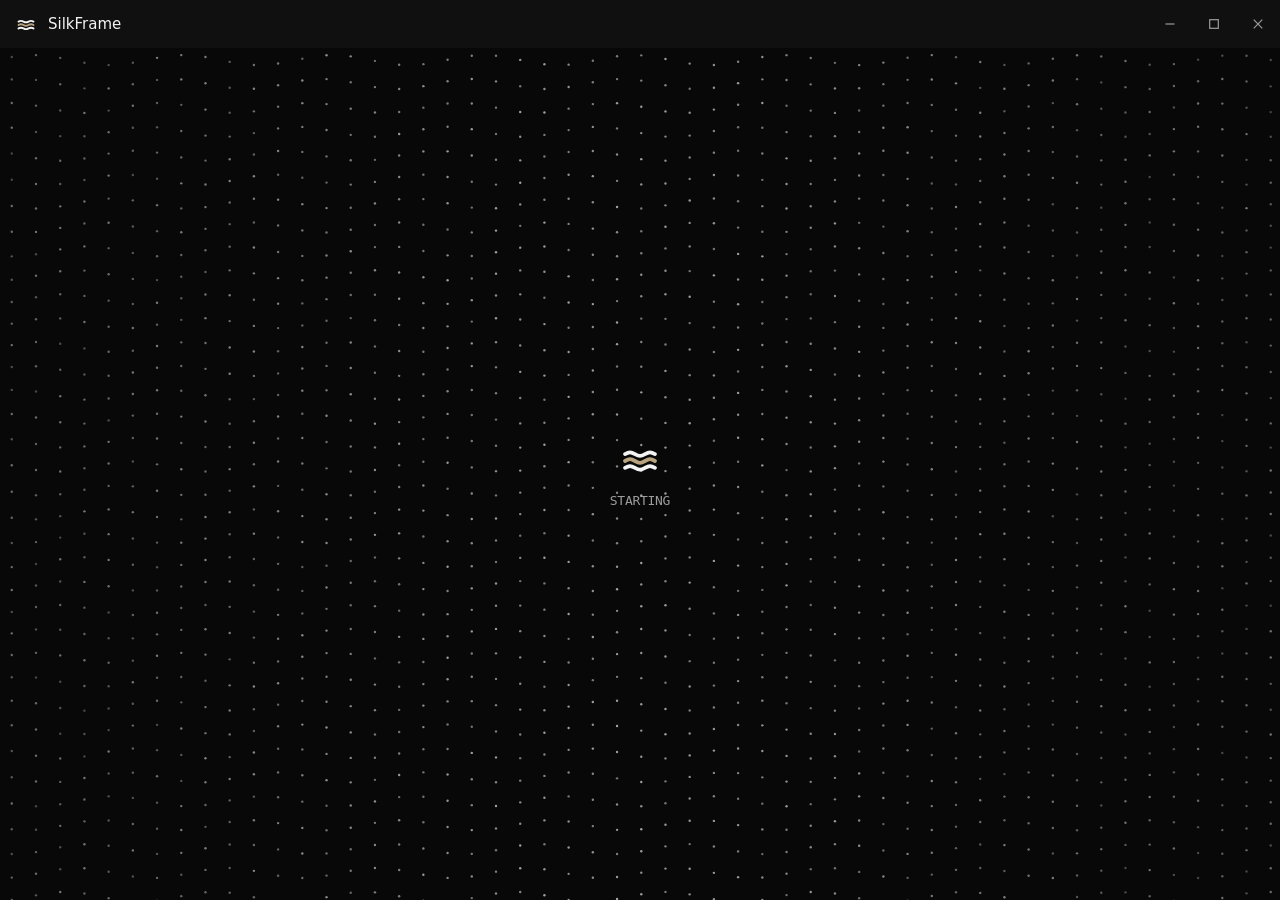
<file: web/index.html>
<!doctype html>
<html lang="en">
<head>
<meta charset="utf-8">
<title>SilkFrame</title>
<link rel="stylesheet" href="style.css">
</head>
<body data-boot="cover">
<div class="app">

  <header class="toolbar pywebview-drag-region" id="toolbar">
    <!-- The mark the exe wears, at the same proportions: one wave drawn three
         times, half a band apart, so the three flow in phase. -->
    <svg class="icon mark" viewBox="0 0 32 32" aria-hidden="true">
      <path d="M4 10.5c3.3-1.87 4.7-1.87 8 0 3.3 1.87 4.7 1.87 8 0 3.3-1.87 4.7-1.87 8 0"></path>
      <path class="mark__gold" d="M4 16c3.3-1.87 4.7-1.87 8 0 3.3 1.87 4.7 1.87 8 0 3.3-1.87 4.7-1.87 8 0"></path>
      <path d="M4 21.5c3.3-1.87 4.7-1.87 8 0 3.3 1.87 4.7 1.87 8 0 3.3-1.87 4.7-1.87 8 0"></path>
    </svg>
    <span class="toolbar__title">SilkFrame</span>
    <span class="toolbar__spacer"></span>
    <div class="wincontrols" id="wincontrols">
      <button class="wincontrol" id="win-min" type="button" aria-label="Minimise">
        <svg viewBox="0 0 10 10" aria-hidden="true"><path d="M0.5 5h9"></path></svg>
      </button>
      <button class="wincontrol" id="win-max" type="button" aria-label="Maximise">
        <svg viewBox="0 0 10 10" aria-hidden="true"><rect x="0.7" y="0.7" width="8.6" height="8.6"></rect></svg>
      </button>
      <button class="wincontrol wincontrol--close" id="win-close" type="button" aria-label="Close">
        <svg viewBox="0 0 10 10" aria-hidden="true"><path d="M0.7 0.7l8.6 8.6M9.3 0.7l-8.6 8.6"></path></svg>
      </button>
    </div>
  </header>

  <div class="workspace">
    <main class="main">

      <!-- A div, not a section: pywebview finds an element's events two
           prototypes up, which is HTMLElement for a div but only Element for a
           section, and Element carries no ondrop - so a section here silently
           loses the drop. The queue lives inside it rather than beside it, so
           the whole panel stays one drop target however full it is. -->
      <div class="drop" id="drop" data-empty="true">
        <canvas class="drop__dots" id="dots"></canvas>
        <div class="drop__body">
          <svg class="icon icon--gold icon--lg" viewBox="0 0 32 32" aria-hidden="true">
            <rect x="2" y="7" width="28" height="18" rx="1"></rect>
            <path d="M2 12h4M2 20h4M26 12h4M26 20h4M11 7v18M21 7v18"></path>
          </svg>
          <p class="drop__title">Drop videos or folders here</p>
          <!-- One way in for both: a dialog shows files or folders and never
               both, so the button drops the pair and each opens its own. -->
          <div class="pick">
            <button class="pill" id="choose" type="button"
                    aria-haspopup="listbox" aria-expanded="false">Choose
              <svg class="select__caret" viewBox="0 0 10 10" aria-hidden="true">
                <path d="M2 4l3 3 3-3"></path>
              </svg>
            </button>
            <div class="select__menu" id="choose-menu" role="listbox" hidden>
              <button class="select__item" type="button" role="option" data-pick="files">Files...</button>
              <button class="select__item" type="button" role="option" data-pick="folder">Folder...</button>
            </div>
          </div>
        </div>
        <div class="queue" id="queue"></div>
        <div class="drop__more">
          <span class="meta" id="count"></span>
          <span class="meta">click one to change it - drag to reorder - drop more, or</span>
          <div class="pick">
            <button class="drop__link" id="choose-more" type="button"
                    aria-haspopup="listbox" aria-expanded="false">choose</button>
            <div class="select__menu" id="choose-more-menu" role="listbox" hidden>
              <button class="select__item" type="button" role="option" data-pick="files">Files...</button>
              <button class="select__item" type="button" role="option" data-pick="folder">Folder...</button>
            </div>
          </div>
        </div>
      </div>

      <section class="pane">
        <div class="pane__head"><span class="caption">Log</span></div>
        <div class="log" id="log" aria-live="polite"></div>
      </section>

    </main>

    <aside class="side">

      <!-- Who the controls below are set to: every video in the list, or one
           taken out of it. The second cell drops the list down so that video is
           picked by name from here, and then carries the name of the one taken,
           so both sides of the switch can be reached from this row. It is
           greyed by aria-disabled rather than the disabled attribute, because a
           disabled button is sent no mouse events at all and so could never
           hold the tooltip saying why it is grey. -->
      <p class="caption">Settings for</p>
      <div class="scope">
        <div class="seg" role="radiogroup" aria-label="Settings for">
          <button class="seg__cell" id="scope-all" type="button" role="radio"
                  aria-checked="true"
                  data-tip="Settings for all videos">All</button>
          <button class="seg__cell" id="scope-one" type="button" role="radio"
                  aria-checked="false" aria-disabled="true"
                  aria-haspopup="listbox" aria-expanded="false"
                  data-tip="No videos in the list to pick from">
            <span class="scope__name" id="scope-name">Selected</span>
          </button>
        </div>
        <div class="select__menu" id="scope-menu" role="listbox" hidden></div>
      </div>

      <p class="caption">Output</p>
      <div class="seg" role="radiogroup" aria-label="Output">
        <button class="seg__cell" type="button" role="radio" data-mode="fps" aria-checked="true">
          <svg class="icon" viewBox="0 0 32 32" aria-hidden="true">
            <rect x="3" y="9" width="7" height="14" rx="1"></rect>
            <rect x="12.5" y="9" width="7" height="14" rx="1" stroke-dasharray="2.5 2.5"></rect>
            <rect x="22" y="9" width="7" height="14" rx="1"></rect>
          </svg>Frame rate
        </button>
        <button class="seg__cell" type="button" role="radio" data-mode="slowmo" aria-checked="false">
          <svg class="icon" viewBox="0 0 32 32" aria-hidden="true">
            <circle cx="16" cy="16" r="12"></circle>
            <path d="M16 9v7l5 3"></path>
          </svg>Slow motion
        </button>
      </div>
      <div class="seg" role="radiogroup" aria-label="Frames out per frame in">
        <button class="seg__cell" type="button" role="radio" data-factor="2" aria-checked="true">2x</button>
        <button class="seg__cell" type="button" role="radio" data-factor="3" aria-checked="false">3x</button>
        <button class="seg__cell" type="button" role="radio" data-factor="4" aria-checked="false">4x</button>
        <button class="seg__cell" type="button" role="radio" data-factor="8" aria-checked="false">8x</button>
      </div>
      <p class="note" id="note"></p>

      <!-- Slow motion only, because only a slowed clip leaves the sound with a
           length to fill. Neither way of filling it sounds like the original,
           so the line under the row says what the chosen one will sound like,
           and each cell holds how it goes about it. -->
      <p class="caption" id="audio-caption" hidden>Audio</p>
      <div class="seg" role="radiogroup" aria-label="Audio" id="audio" hidden>
        <button class="seg__cell" type="button" role="radio" data-audio="keep-pitch"
                aria-checked="false"
                data-tip="Fitted to the new length at its own pitch, by cutting the sound into pieces and overlapping them">Stretch</button>
        <button class="seg__cell" type="button" role="radio" data-audio="drop-pitch"
                aria-checked="false"
                data-tip="Slowed the way a tape plays slow: nothing is invented, and the pitch falls an octave for every doubling">Slow</button>
        <button class="seg__cell" type="button" role="radio" data-audio="mute"
                aria-checked="true"
                data-tip="The picture is written with no sound track">Mute</button>
      </div>
      <p class="note" id="audio-note" hidden></p>

      <p class="caption">Suffix</p>
      <label class="name">
        <span class="name__fixed">name.</span>
        <input class="name__input" id="suffix" type="text" maxlength="40"
               spellcheck="false" autocomplete="off" aria-label="Suffix">
      </label>

      <p class="caption">Device</p>
      <div class="select" id="device">
        <button class="select__trigger" type="button" aria-haspopup="listbox" aria-expanded="false">
          <span class="select__value"></span>
          <svg class="select__caret" viewBox="0 0 10 10" aria-hidden="true">
            <path d="M2 4l3 3 3-3"></path>
          </svg>
        </button>
        <div class="select__menu" role="listbox" hidden></div>
      </div>

    </aside>
  </div>

  <footer class="statusbar">
    <div class="statusbar__track"><div class="statusbar__fill" id="fill"></div></div>
    <span class="statusbar__text" id="status"></span>
    <span class="meta" id="percent"></span>
    <button class="pill" id="start" type="button" disabled>Start</button>
    <button class="ghost" id="stop" type="button" hidden>Stop</button>
    <button class="pill" id="close" type="button" hidden>Close</button>
  </footer>

  <!-- What the window opens on, over the panel's dots while they cover
       everything under the toolbar: see shrink() in app.js. -->
  <div class="boot" role="status">
    <svg class="icon mark boot__mark" viewBox="0 0 32 32" aria-hidden="true">
      <path d="M4 10.5c3.3-1.87 4.7-1.87 8 0 3.3 1.87 4.7 1.87 8 0 3.3-1.87 4.7-1.87 8 0"></path>
      <path class="mark__gold" d="M4 16c3.3-1.87 4.7-1.87 8 0 3.3 1.87 4.7 1.87 8 0 3.3-1.87 4.7-1.87 8 0"></path>
      <path d="M4 21.5c3.3-1.87 4.7-1.87 8 0 3.3 1.87 4.7 1.87 8 0 3.3-1.87 4.7-1.87 8 0"></path>
    </svg>
    <p class="caption">Starting</p>
  </div>

  <!-- The window has no border of its own, so these eight strips are the
       resize handles: invisible, on top of everything, one per edge and
       corner. -->
  <div class="grip grip--n" data-edge="n"></div>
  <div class="grip grip--s" data-edge="s"></div>
  <div class="grip grip--w" data-edge="w"></div>
  <div class="grip grip--e" data-edge="e"></div>
  <div class="grip grip--nw" data-edge="nw"></div>
  <div class="grip grip--ne" data-edge="ne"></div>
  <div class="grip grip--sw" data-edge="sw"></div>
  <div class="grip grip--se" data-edge="se"></div>

</div>
<script src="app.js"></script>
</body>
</html>
</file>
<file: web/style.css>
/* Hyperstudio - blueprint scratched into obsidian.
   Same palette, same hairlines, same weight 400 - but laid out as an
   application, not a page: the window never scrolls, the panes do. */

:root {
  --color-obsidian: #101010;
  --color-carbon: #080808;
  --color-chalk: #f3f3f3;
  --color-smoke: #9c9c9c;
  --color-ash: #c1c1c1;
  --color-graphite: #212121;
  --color-iron: #474747;
  --color-signal-white: #ffffff;
  --color-compass-gold: #6f6759;
  --color-card-slate: #3b3d45;

  /* Inter is the first substitute the brief names, but it is left out on
     purpose: a common Windows install registers both its faces under the one
     family, so every weight resolves to Bold and weight 400 - the whole voice
     of this system - is lost. Install Aeonik, Satoshi or General Sans for the
     real thing; otherwise the platform grotesque carries it. */
  --font-aeonik: "Aeonik", "Satoshi", "General Sans", ui-sans-serif,
                 system-ui, -apple-system, BlinkMacSystemFont, "Segoe UI", Roboto, sans-serif;
  --font-input: "Input", "IBM Plex Mono", "JetBrains Mono", "Space Mono",
                "Cascadia Mono", Consolas, ui-monospace, monospace;

  --text-caption: 13px;
  --text-body: 16px;
  --text-heading-xs: 18px;
  --leading-heading-xs: 1.31;

  --spacing-4: 4px;
  --spacing-8: 8px;
  --spacing-12: 12px;
  --spacing-16: 16px;
  --spacing-20: 20px;
  --spacing-24: 24px;

  --radius-tags: 4px;
  --radius-cards: 8px;
  --radius-icons: 99px;
  --radius-buttons: 9999px;

  --toolbar-height: 48px;
  --statusbar-height: 52px;
  --side-width: 288px;
  --log-height: 186px;

  --row-height: 40px;
  --row-gap: 6px;
}

* { box-sizing: border-box; margin: 0; padding: 0; }

html, body {
  height: 100%;
  overflow: hidden;                /* the window is a frame; the panes scroll */
  background: var(--color-obsidian);
}

body {
  font-family: var(--font-aeonik);
  font-weight: 400;
  font-size: var(--text-caption);
  color: var(--color-chalk);
  font-feature-settings: "ss01" on, "cv11" on;
  -webkit-font-smoothing: antialiased;
  user-select: none;               /* chrome, not a document; the log opts back in */
}

button, input { font: inherit; color: inherit; }
button { background: none; border: none; cursor: pointer; }

::-webkit-scrollbar { width: 10px; height: 10px; }
::-webkit-scrollbar-track { background: transparent; }
::-webkit-scrollbar-thumb { background: var(--color-graphite); }
::-webkit-scrollbar-thumb:hover { background: var(--color-iron); }

.caption {
  font-family: var(--font-input);
  font-size: 13px;
  letter-spacing: -0.0220em;
  text-transform: uppercase;
  color: var(--color-smoke);
}

.meta {
  font-family: var(--font-input);
  font-size: 13px;
  letter-spacing: -0.0220em;
  color: var(--color-smoke);
  white-space: nowrap;
}

/* ------------------------------------------------------------------- shell */

.app {
  height: 100%;
  display: flex;
  flex-direction: column;
}

.workspace {
  flex: 1;
  display: flex;
  min-height: 0;                   /* lets the children own the overflow */
}

.main {
  flex: 1;
  display: flex;
  flex-direction: column;
  min-width: 0;
  min-height: 0;
}

/* ----------------------------------------------------------------- toolbar */

.toolbar {
  flex: none;
  height: var(--toolbar-height);
  display: flex;
  align-items: center;
  gap: var(--spacing-12);
  padding: 0 var(--spacing-16);
}

.toolbar__title {
  font-size: 15px;
  color: var(--color-chalk);
}

.toolbar__spacer { flex: 1; }

/* The window is frameless, so the toolbar is the title bar: it drags the
   window through .pywebview-drag-region, and these three stand in for the
   system buttons Windows is no longer drawing. */
.wincontrols {
  display: flex;
  align-self: stretch;
  margin-right: calc(var(--spacing-16) * -1);
}

.wincontrol {
  width: 44px;
  display: flex;
  align-items: center;
  justify-content: center;
  color: var(--color-smoke);
}

.wincontrol svg {
  width: 10px;
  height: 10px;
  fill: none;
  stroke: currentColor;
  stroke-width: 1.2;
}

.wincontrol:hover {
  background: var(--color-graphite);
  color: var(--color-chalk);
}

.wincontrol--close:hover {
  background: #c42b1c;                 /* the one red Windows itself uses here */
  color: var(--color-signal-white);
}

/* ------------------------------------------------------------------- grips */

/* The resize border, drawn by nobody: six pixels of nothing over every edge,
   carrying the cursor that says which way this one goes. */
.grip { position: fixed; z-index: 2; }

.grip--n  { top: 0; left: 6px; right: 6px; height: 6px; cursor: ns-resize; }
.grip--s  { bottom: 0; left: 6px; right: 6px; height: 6px; cursor: ns-resize; }
.grip--w  { left: 0; top: 6px; bottom: 6px; width: 6px; cursor: ew-resize; }
.grip--e  { right: 0; top: 6px; bottom: 6px; width: 6px; cursor: ew-resize; }
.grip--nw { top: 0; left: 0; width: 6px; height: 6px; cursor: nwse-resize; }
.grip--ne { top: 0; right: 0; width: 6px; height: 6px; cursor: nesw-resize; }
.grip--sw { bottom: 0; left: 0; width: 6px; height: 6px; cursor: nesw-resize; }
.grip--se { bottom: 0; right: 0; width: 6px; height: 6px; cursor: nwse-resize; }

/* --------------------------------------------------------------- drop area */

.drop {
  position: relative;
  flex: 1;
  min-height: 0;
  margin: var(--spacing-16);
  border-radius: var(--radius-cards);
  background: var(--color-carbon);
  display: flex;
  flex-direction: column;
  overflow: hidden;
  cursor: pointer;
  transition: box-shadow 120ms linear;
}

/* The edge is drawn only when it means something: a ring under the pointer
   while the panel is still a target, a brighter one with a file held over it. */
.drop[data-empty="true"]:hover { box-shadow: inset 0 0 0 1px var(--color-graphite); }
.drop[data-dragging="true"] { box-shadow: inset 0 0 0 1px var(--color-signal-white); }

/* With files in it the panel is a list, not a button. */
.drop[data-empty="false"] { cursor: default; }
.drop[data-empty="false"] .drop__body { display: none; }
.drop[data-empty="true"] .queue,
.drop[data-empty="true"] .drop__more { display: none; }

.drop__dots {
  position: absolute;
  inset: 0;
  width: 100%;
  height: 100%;
}

.drop__body {
  position: relative;
  margin: auto;                    /* centred in the column while it is alone */
  text-align: center;
  display: flex;
  flex-direction: column;
  align-items: center;
  gap: var(--spacing-12);
  padding: var(--spacing-20);
  pointer-events: none;
}

.drop__body .pick { pointer-events: auto; margin-top: var(--spacing-4); }

/* What the choose button drops: two items, so it is the width of its longest
   one rather than of the button or link it hangs under. */
.pick { position: relative; }

.pick .select__menu { right: auto; min-width: 100%; width: max-content; }

.pill .select__caret { stroke: currentColor; }

.pick [aria-expanded="true"] .select__caret { transform: rotate(180deg); }

.drop__title {
  font-size: var(--text-heading-xs);
  line-height: var(--leading-heading-xs);
  color: var(--color-chalk);
}

/* The line under the list: what is in it, and how to add to it. */
.drop__more {
  position: relative;
  flex: none;
  display: flex;
  align-items: center;
  justify-content: center;
  gap: var(--spacing-8);
  padding: var(--spacing-4) var(--spacing-16) var(--spacing-12);
  cursor: pointer;
}

.drop__more .meta { color: var(--color-iron); }

.drop__link {
  font-family: var(--font-input);
  font-size: 13px;
  letter-spacing: -0.0220em;
  color: var(--color-smoke);
  text-decoration: underline;
  text-underline-offset: 2px;
}

.drop__link:hover { color: var(--color-chalk); }

/* ----------------------------------------------------------------- opening */

/* The window opens on the panel's own canvas laid over everything under the
   toolbar, in the panel's colour, the grid already standing on it and the
   wave running through. Once the page has its settings app.js narrows the
   clip to the panel, and the canvas goes back inside it. */
[data-boot] .drop__dots {
  position: fixed;
  top: var(--toolbar-height);
  left: 0;
  height: calc(100% - var(--toolbar-height));
  z-index: 1;
  background: var(--color-carbon);
  clip-path: inset(0 round 0);
  transition: clip-path 700ms cubic-bezier(0.65, 0, 0.35, 1);
}

.boot { display: none; }

[data-boot] .boot {
  position: fixed;
  top: var(--toolbar-height);
  left: 0;
  right: 0;
  bottom: 0;
  z-index: 1;
  display: flex;
  flex-direction: column;
  align-items: center;
  justify-content: center;
  gap: var(--spacing-12);
  pointer-events: none;
  transition: opacity 200ms linear;
}

[data-boot="closing"] .boot { opacity: 0; }

.boot .boot__mark { width: 40px; height: 40px; }   /* over .icon's size, which comes later */

/* What the cover was standing in for comes up as it lands, rather than being
   there the instant the cover is not. */
[data-boot] .drop__body { opacity: 0; }
.drop__body { transition: opacity 300ms linear; }

/* ------------------------------------------------------------------- queue */

/* One row per file, in the order they will run. A row is dragged by anywhere
   on it, and the rows it passes step aside a place at a time. */

.queue {
  position: relative;              /* a row on its way out is placed against this */
  flex: 1;
  min-height: 0;
  overflow-y: auto;
  padding: var(--spacing-12);
  display: flex;
  flex-direction: column;
  gap: var(--row-gap);
}

.queue__row {
  position: relative;
  flex: none;
  height: var(--row-height);
  display: flex;
  align-items: center;
  gap: var(--spacing-8);
  padding: 0 var(--spacing-8) 0 var(--spacing-4);
  border-radius: 6px;
  background: #141414;
  overflow: hidden;
  cursor: grab;
  touch-action: none;
  transition: transform 240ms cubic-bezier(0.2, 0.8, 0.2, 1),
              opacity 200ms linear, background 120ms linear;
}

.queue__row[data-state="queued"]:hover { background: var(--color-graphite); }

/* The one the sidebar is set to, ringed in the same white the panel takes when
   a file is held over it. A row under the pointer already lifts to graphite, so
   the fill cannot say this on its own - the ring is what says it. */
.queue__row[data-chosen="true"] {
  background: var(--color-graphite);
  box-shadow: inset 0 0 0 1px var(--color-signal-white);
}

.queue__row[data-chosen="true"] .queue__name { color: var(--color-chalk); }
.queue__row[data-chosen="true"] .queue__place,
.queue__row[data-chosen="true"] .queue__tag { color: var(--color-smoke); }

/* The one being worked on holds its place at the top and cannot be dragged. */
.queue__row[data-state="running"] { cursor: default; background: #181818; }

/* Lifted out of the list while the pointer has hold of it: it must follow the
   pointer exactly, so nothing about it is allowed to ease. */
.queue__row[data-held="true"] {
  transition: none;
  cursor: grabbing;
  z-index: 1;
  background: var(--color-graphite);
  box-shadow: 0 12px 26px rgba(0, 0, 0, 0.55);
}

.queue__row[data-entering="true"] { opacity: 0; transform: translateY(-8px); }
.queue__row[data-gone="true"] { opacity: 0; transform: translateX(14px); }

/* How far through this file is, as a wash rather than a second bar. */
.queue__fill {
  position: absolute;
  inset: 0 auto 0 0;
  width: 0;
  background: rgba(243, 243, 243, 0.06);
  transition: width 160ms linear;
  pointer-events: none;
}

.queue__grip {
  position: relative;
  flex: none;
  width: 10px;
  height: 16px;
  fill: var(--color-iron);
}

.queue__row:hover .queue__grip { fill: var(--color-smoke); }

/* Hidden rather than dropped, so every row keeps the same columns. */
.queue__row[data-state="running"] .queue__grip,
.queue__row[data-state="running"] .queue__kill { visibility: hidden; }

.queue__place {
  position: relative;
  flex: none;
  width: 16px;
  text-align: center;
  font-family: var(--font-input);
  font-size: 12px;
  letter-spacing: -0.0220em;
  color: var(--color-iron);
}

.queue__row[data-state="running"] .queue__place::before {
  content: "";
  position: absolute;
  left: 5px;
  top: 50%;
  width: 6px;
  height: 6px;
  margin-top: -3px;
  border-radius: var(--radius-icons);
  background: var(--color-chalk);
  animation: beat 1.6s ease-in-out infinite;
}

@keyframes beat { 0%, 100% { opacity: 1; } 50% { opacity: 0.2; } }

.queue__name {
  position: relative;
  flex: 1;
  min-width: 0;
  overflow: hidden;
  text-overflow: ellipsis;
  white-space: nowrap;
  font-size: 14px;
  color: var(--color-ash);
}

.queue__row[data-state="running"] .queue__name { color: var(--color-chalk); }

.queue__tag {
  position: relative;
  flex: none;
  color: var(--color-iron);
}

.queue__kill {
  position: relative;
  flex: none;
  width: 20px;
  height: 20px;
  display: flex;
  align-items: center;
  justify-content: center;
  border-radius: var(--radius-icons);
  color: var(--color-iron);
  opacity: 0;
  transition: opacity 120ms linear, background 120ms linear, color 120ms linear;
}

.queue__kill svg {
  width: 8px;
  height: 8px;
  fill: none;
  stroke: currentColor;
  stroke-width: 1.6;
  stroke-linecap: round;
}

.queue__row:hover .queue__kill,
.queue__kill:focus-visible { opacity: 1; }

.queue__kill:hover { background: var(--color-iron); color: var(--color-chalk); }

/* ---------------------------------------------------------------- log pane */

/* Boxed, and set in from the edges the way the drop panel above it is, so the
   log reads as a panel of its own rather than as more of the window. */
.pane {
  flex: none;
  height: var(--log-height);
  margin: 0 var(--spacing-16) var(--spacing-16);
  border: 1px solid var(--color-graphite);
  border-radius: var(--radius-cards);
  overflow: hidden;
  display: flex;
  flex-direction: column;
  min-height: 0;
}

.pane__head {
  flex: none;
  height: 32px;
  display: flex;
  align-items: center;
  padding: 0 var(--spacing-12);
}

.log {
  flex: 1;
  min-height: 0;
  overflow-y: auto;
  padding: 0 var(--spacing-12) var(--spacing-12);
  font-family: var(--font-input);
  font-size: 13px;
  line-height: 1.54;
  letter-spacing: -0.0220em;
  color: var(--color-smoke);
  user-select: text;
  cursor: text;
  white-space: pre-wrap;
  word-break: break-word;
}

.log__line { display: block; }

/* ----------------------------------------------------------------- sidebar */

/* Every control here is a filled surface rather than an outlined box, so the
   divider below is the only rule the column itself draws. */

.side {
  flex: none;
  width: var(--side-width);
  border-left: 1px solid var(--color-graphite);
  padding: var(--spacing-16);
  display: flex;
  flex-direction: column;
  gap: var(--spacing-8);
}

.side > * { flex: none; }         /* nothing shrinks: the column never scrolls */
.side .caption { padding: var(--spacing-8) 0 var(--spacing-4); }
.side .caption:first-child { padding-top: 0; }

/* The Selected cell drops the list of waiting videos below the switch, so the
   switch is what that menu is measured against. */
.scope { position: relative; }

/* The name of the one file the sidebar is set to, in the cell that says so.
   Long names are cut rather than allowed to widen the column; hovering shows
   the whole of one that was. */
.scope__name {
  min-width: 0;
  overflow: hidden;
  text-overflow: ellipsis;
}

/* One line for what the settings above add up to, and nothing more. */
.note {
  font-family: var(--font-input);
  font-size: 13px;
  letter-spacing: -0.0220em;
  color: var(--color-smoke);
  padding-top: var(--spacing-4);
}

/* Exclusive choices in a sunken track: no dividers to draw, and the choice is
   simply the lit cell. */
.seg {
  display: flex;
  gap: 2px;
  padding: 2px;
  background: var(--color-carbon);
  border-radius: var(--radius-cards);
}

.seg__cell {
  flex: 1;
  min-width: 0;
  display: flex;
  align-items: center;
  justify-content: center;
  gap: 5px;
  padding: 7px 4px;
  border-radius: 6px;
  white-space: nowrap;      /* a squeezed sidebar shortens the track, not the row */
  font-family: var(--font-input);
  font-size: 13px;
  letter-spacing: -0.0220em;
  color: var(--color-smoke);
  transition: background 120ms linear, color 120ms linear;
}

.seg__cell .icon { width: 15px; height: 15px; margin: 0; }
.seg__cell:hover { color: var(--color-chalk); }

.seg__cell[aria-checked="true"] {
  background: var(--color-signal-white);
  color: var(--color-obsidian);
}

/* Nothing in the line to pick yet, so the cell keeps its place in the track and
   goes quiet rather than disappearing - the switch has two sides either way. It
   still takes a pointer, because the tooltip saying why it is grey is on it. */
.seg__cell[aria-disabled="true"],
.seg__cell[aria-disabled="true"]:hover { color: var(--color-iron); cursor: default; }

/* The output name, shown the way it will be read back off the disk. */
.name {
  display: flex;
  align-items: center;
  padding: 8px 10px;
  background: var(--color-carbon);
  border-radius: var(--radius-cards);
  font-family: var(--font-input);
  font-size: 13px;
  letter-spacing: -0.0220em;
  transition: background 120ms linear;
}

.name:focus-within { background: var(--color-graphite); }
.name__fixed { color: var(--color-iron); }

.name__input {
  flex: 1;
  min-width: 0;
  background: none;
  border: none;
  outline: none;
  color: var(--color-chalk);
  user-select: text;
}

.name__input::placeholder { color: var(--color-smoke); }

/* A native select drops a Windows menu over the page - grey, square and
   nothing to do with this - so the list is drawn here instead. */
.select { position: relative; }

.select__trigger {
  display: flex;
  align-items: center;
  gap: var(--spacing-8);
  width: 100%;
  padding: 8px 10px;
  background: var(--color-carbon);
  border-radius: var(--radius-cards);
  font-family: var(--font-input);
  font-size: 13px;
  letter-spacing: -0.0220em;
  color: var(--color-chalk);
  transition: background 120ms linear;
}

.select__trigger:hover,
.select[data-open="true"] .select__trigger { background: var(--color-graphite); }

.select__value {
  flex: 1;
  min-width: 0;
  text-align: left;
  overflow: hidden;
  text-overflow: ellipsis;
  white-space: nowrap;
}

.select__caret {
  width: 12px;
  height: 12px;
  flex: none;
  fill: none;
  stroke: var(--color-smoke);
  stroke-width: 1.4;
  stroke-linecap: round;
  stroke-linejoin: round;
  transition: transform 120ms linear;
}

.select[data-open="true"] .select__caret { transform: rotate(180deg); }

.select__menu {
  position: absolute;
  z-index: 3;
  left: 0;
  right: 0;
  top: calc(100% + 4px);
  max-height: 216px;
  overflow-y: auto;
  padding: 4px;
  background: var(--color-graphite);
  border-radius: var(--radius-cards);
  box-shadow: 0 14px 30px rgba(0, 0, 0, 0.6);
}

.select__menu[data-drop="up"] { top: auto; bottom: calc(100% + 4px); }

.select__item {
  display: block;
  width: 100%;
  padding: 6px 8px;
  border-radius: 5px;
  text-align: left;
  font-family: var(--font-input);
  font-size: 13px;
  letter-spacing: -0.0220em;
  color: var(--color-ash);
  white-space: nowrap;
  overflow: hidden;
  text-overflow: ellipsis;
}

.select__item:hover { background: var(--color-iron); color: var(--color-chalk); }

.select__item[aria-selected="true"] {
  background: var(--color-iron);
  color: var(--color-signal-white);
}

.icon {
  width: 20px;
  height: 20px;
  fill: none;
  stroke: currentColor;
  stroke-width: 1.5;
  stroke-linecap: round;
  stroke-linejoin: round;
  flex: none;
  margin-top: 1px;
}

.icon--gold { stroke: var(--color-compass-gold); }
.icon--lg { width: 28px; height: 28px; }

/* The mark is drawn on the icon's grid, where the bands are twice a hairline
   wide, and in the icon's gold, which is compass gold lifted a few steps -
   the palette one is so close to the obsidian that it would read as a gap
   between the two chalk bands rather than as the band between them. */
.mark { stroke-width: 3; }
.mark__gold { stroke: #b9a37e; }

button:focus-visible, .name:focus-within {
  outline: 1px solid var(--color-ash);
  outline-offset: 2px;
}

/* ----------------------------------------------------------------- buttons */

.pill {
  display: inline-flex;
  align-items: center;
  gap: var(--spacing-8);
  background: var(--color-signal-white);
  color: var(--color-obsidian);
  border-radius: var(--radius-buttons);
  padding: 9px 20px;
  font-size: 13px;
  text-transform: uppercase;
  transition: opacity 120ms linear;
}

.pill:hover { opacity: 0.86; }
.pill:disabled { opacity: 0.3; cursor: default; }

.ghost {
  display: inline-flex;
  align-items: center;
  background: transparent;
  border: 1px solid var(--color-signal-white);
  color: var(--color-signal-white);
  border-radius: var(--radius-cards);
  padding: 7px 16px;
  font-size: 13px;
  text-transform: uppercase;
  transition: opacity 120ms linear;
}

.ghost:hover { opacity: 0.7; }
.ghost:disabled {
  border-color: var(--color-graphite);
  color: var(--color-iron);
  cursor: default;
  opacity: 1;
}

/* -------------------------------------------------------------- status bar */

.statusbar {
  position: relative;
  flex: none;
  height: var(--statusbar-height);
  display: flex;
  align-items: center;
  gap: var(--spacing-16);
  padding: 0 var(--spacing-16);
}

/* Start and stop stand in the same place and are never both here, so they are
   given the same width and the bar does not shift as one replaces the other. */
.statusbar .pill,
.statusbar .ghost { min-width: 96px; justify-content: center; }

/* The progress bar is the top edge of the status bar, so it never takes a row
   of its own and never moves anything when it appears. The rule along its
   underside is drawn whether or not the bar is filling, and holds the bar
   apart from the status and the buttons below it. */
.statusbar__track {
  position: absolute;
  top: 0;
  left: 0;
  right: 0;
  height: 3px;
  border-bottom: 1px solid var(--color-graphite);
}

.statusbar__fill {
  height: 100%;
  width: 0;
  background: var(--color-chalk);
  transition: width 160ms linear;
}

.statusbar__text {
  flex: 1;
  min-width: 0;
  font-size: 14px;
  color: var(--color-smoke);
  overflow: hidden;
  text-overflow: ellipsis;
  white-space: nowrap;
}

.statusbar__text[data-state="done"],
.statusbar__text[data-state="failed"] { color: var(--color-chalk); }

.statusbar__text[data-state="done"]::before,
.statusbar__text[data-state="failed"]::before {
  content: "";
  display: inline-block;
  width: 6px;
  height: 6px;
  margin-right: var(--spacing-8);
  border-radius: var(--radius-icons);
  border: 1px solid var(--color-ash);
  vertical-align: middle;
}

.statusbar__text[data-state="done"]::before { background: var(--color-ash); }

/* ----------------------------------------------------------------- tooltip */

/* The whole of a name that did not fit. Fixed rather than placed in the flow,
   so it can stand over a menu, a pane that clips its own contents, or the
   window's edge. */
.tip {
  position: fixed;
  z-index: 4;
  max-width: 260px;
  padding: 6px 8px;
  background: var(--color-graphite);
  border-radius: 5px;
  box-shadow: 0 14px 30px rgba(0, 0, 0, 0.6);
  font-family: var(--font-input);
  font-size: 13px;
  line-height: 1.4;
  letter-spacing: -0.0220em;
  color: var(--color-chalk);
  word-break: break-word;
  pointer-events: none;             /* never stands between the pointer and a click */
}

[hidden] { display: none !important; }

/* ------------------------------------------------------------ small window */

@media (max-width: 940px) {
  :root { --side-width: 264px; --log-height: 150px; }
}

@media (max-height: 660px) {
  :root { --log-height: 132px; }
}
</file>
